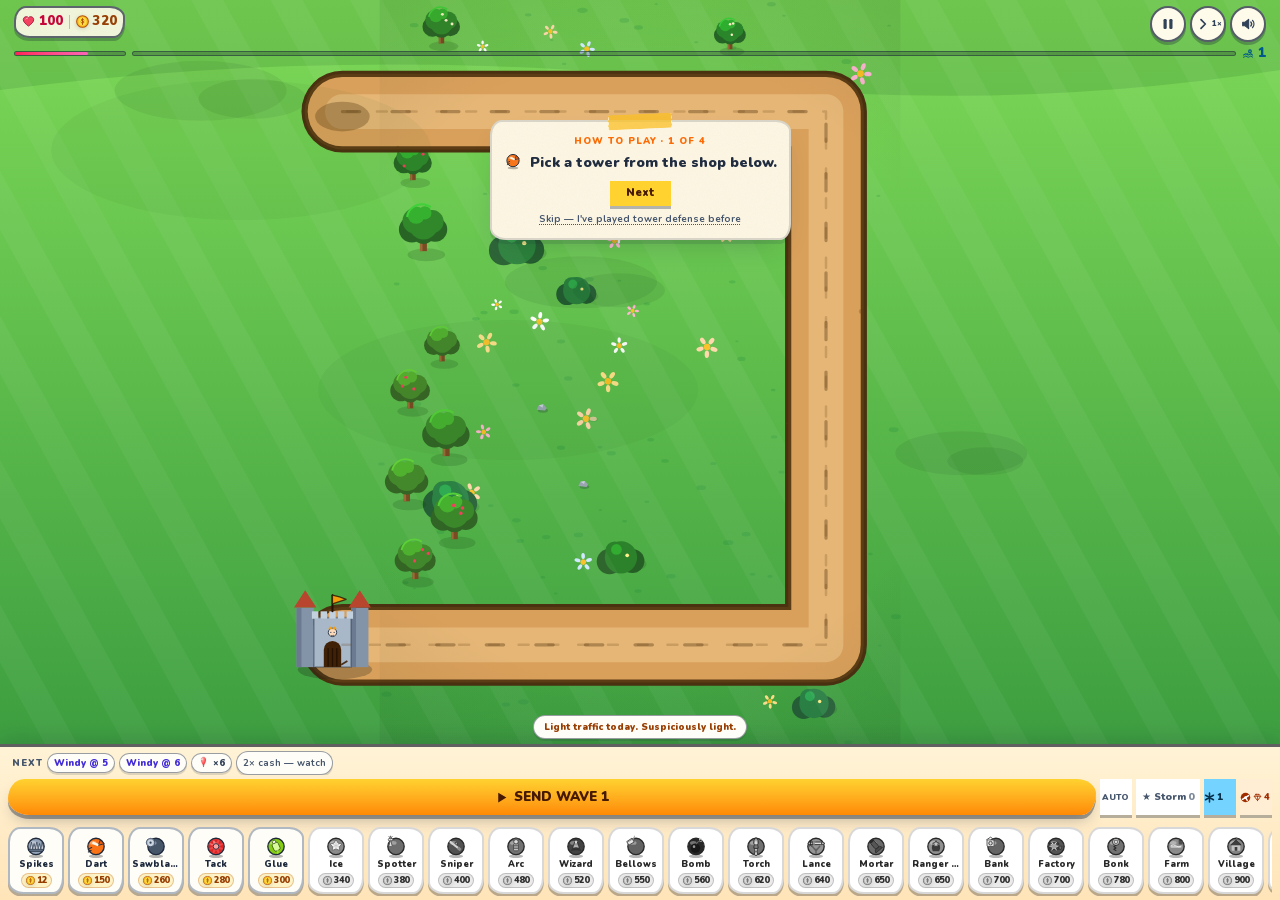
<file: index.html>
<!doctype html>
<html lang="en">
  <head>
    <meta charset="UTF-8" />
    <meta name="viewport" content="width=device-width, initial-scale=1, viewport-fit=cover" />
    <meta name="theme-color" content="#57c9f5" />
    <meta name="apple-mobile-web-app-capable" content="yes" />
    <meta name="apple-mobile-web-app-status-bar-style" content="black-translucent" />
    <meta name="mobile-web-app-capable" content="yes" />
    <title>Balloon Burst: Tower Defense</title>
    <meta http-equiv="Content-Security-Policy" content="default-src 'self'; script-src 'self' 'sha256-spXCdUlXPp/9Qru5QuK7AdEMjbovnQ4/LPw3PvFLKKo='; style-src 'self' 'unsafe-inline'; img-src 'self' data:; font-src 'self'; connect-src 'self' data: blob:; media-src 'none'; object-src 'none'; base-uri 'self'; form-action 'none'; manifest-src 'self'" />
    <meta name="description" content="Pop them all before they reach the castle! A cheerful balloon-popping tower defense game." />
    <link rel="canonical" href="https://nickaisbitt.github.io/balloonburst-game/" />
    <script type="application/ld+json">
      {
        "@context": "https://schema.org",
        "@type": "VideoGame",
        "name": "Balloon Burst — Tower Defense",
        "url": "https://nickaisbitt.github.io/balloonburst-game/",
        "image": "https://nickaisbitt.github.io/balloonburst-game/og-image.png",
        "description": "A cheerful balloon-popping tower defense game across 123 handmade maps. Plays instantly in the browser, progress stays on your device.",
        "genre": ["Tower Defense", "Casual"],
        "gamePlatform": ["Web Browser"],
        "applicationCategory": "Game",
        "operatingSystem": "Any",
        "playMode": "SinglePlayer",
        "inLanguage": ["en", "es", "fr", "de"],
        "offers": { "@type": "Offer", "price": "0", "priceCurrency": "USD" },
        "author": { "@type": "Person", "name": "nickaisbitt" }
      }
    </script>
    <link rel="icon" type="image/svg+xml" href="data:image/svg+xml,%3Csvg xmlns='http://www.w3.org/2000/svg' viewBox='0 0 24 30'%3E%3Cpath d='M12 2 C19 2.4 20 12 12 22 C4 12 5 2.4 12 2 Z' fill='%23f43f5e'/%3E%3Cpath d='M10 21.4 L14 21.4 L12 25.6 Z' fill='%23c92b2b'/%3E%3Cellipse cx='8.6' cy='7.4' rx='2.4' ry='1.2' fill='rgba(255,255,255,0.75)' transform='rotate(-35 8.6 7.4)'/%3E%3C/svg%3E" />
    <link rel="apple-touch-icon" href="./icon-180.png" />
    <link rel="manifest" href="./manifest.webmanifest" />
    <!-- iOS standalone launch images (generated by scripts/make_startup_images.py
         from scripts/startup-card.html — re-run + re-paste this block when the
         boot paint visual changes). Missing matches fall back to a white flash,
         so the set covers the current-selling iOS lineup + recent iPhones +
         common iPads, portrait only. -->
    <link rel="apple-touch-startup-image" media="(device-width: 440px) and (device-height: 956px) and (-webkit-device-pixel-ratio: 3)" href="./startup/startup-1320x2868.png" />
    <link rel="apple-touch-startup-image" media="(device-width: 430px) and (device-height: 932px) and (-webkit-device-pixel-ratio: 3)" href="./startup/startup-1290x2796.png" />
    <link rel="apple-touch-startup-image" media="(device-width: 428px) and (device-height: 926px) and (-webkit-device-pixel-ratio: 3)" href="./startup/startup-1284x2778.png" />
    <link rel="apple-touch-startup-image" media="(device-width: 402px) and (device-height: 874px) and (-webkit-device-pixel-ratio: 3)" href="./startup/startup-1206x2622.png" />
    <link rel="apple-touch-startup-image" media="(device-width: 393px) and (device-height: 852px) and (-webkit-device-pixel-ratio: 3)" href="./startup/startup-1179x2556.png" />
    <link rel="apple-touch-startup-image" media="(device-width: 390px) and (device-height: 844px) and (-webkit-device-pixel-ratio: 3)" href="./startup/startup-1170x2532.png" />
    <link rel="apple-touch-startup-image" media="(device-width: 375px) and (device-height: 812px) and (-webkit-device-pixel-ratio: 3)" href="./startup/startup-1125x2436.png" />
    <link rel="apple-touch-startup-image" media="(device-width: 375px) and (device-height: 812px) and (-webkit-device-pixel-ratio: 2)" href="./startup/startup-750x1624.png" />
    <link rel="apple-touch-startup-image" media="(device-width: 414px) and (device-height: 896px) and (-webkit-device-pixel-ratio: 3)" href="./startup/startup-1242x2688.png" />
    <link rel="apple-touch-startup-image" media="(device-width: 414px) and (device-height: 896px) and (-webkit-device-pixel-ratio: 2)" href="./startup/startup-828x1792.png" />
    <link rel="apple-touch-startup-image" media="(device-width: 375px) and (device-height: 667px) and (-webkit-device-pixel-ratio: 2)" href="./startup/startup-750x1334.png" />
    <link rel="apple-touch-startup-image" media="(device-width: 744px) and (device-height: 1133px) and (-webkit-device-pixel-ratio: 2)" href="./startup/startup-1488x2266.png" />
    <link rel="apple-touch-startup-image" media="(device-width: 820px) and (device-height: 1180px) and (-webkit-device-pixel-ratio: 2)" href="./startup/startup-1640x2360.png" />
    <link rel="apple-touch-startup-image" media="(device-width: 834px) and (device-height: 1194px) and (-webkit-device-pixel-ratio: 2)" href="./startup/startup-1668x2388.png" />
    <link rel="apple-touch-startup-image" media="(device-width: 834px) and (device-height: 1210px) and (-webkit-device-pixel-ratio: 2)" href="./startup/startup-1668x2420.png" />
    <link rel="apple-touch-startup-image" media="(device-width: 1024px) and (device-height: 1366px) and (-webkit-device-pixel-ratio: 2)" href="./startup/startup-2048x2732.png" />
    <link rel="apple-touch-startup-image" media="(device-width: 1032px) and (device-height: 1376px) and (-webkit-device-pixel-ratio: 2)" href="./startup/startup-2064x2752.png" />
    <meta property="og:title" content="Balloon Burst" />
    <meta property="og:description" content="Cheerful balloon-popping tower defense. Pop them all before they reach the castle!" />
    <meta property="og:type" content="website" />
    <!-- og-image.png is regenerated by scripts/make_og_image.py (1200x630). -->
    <meta property="og:image" content="https://nickaisbitt.github.io/balloonburst-game/og-image.png" />
    <meta name="twitter:card" content="summary_large_image" />
    <meta name="twitter:title" content="Balloon Burst" />
    <meta name="twitter:description" content="Cheerful balloon-popping tower defense. Pop them all before they reach the castle!" />
    <meta name="twitter:image" content="https://nickaisbitt.github.io/balloonburst-game/og-image.png" />
    <style>
      /* First-paint chrome: match the sky (#57c9f5 = body sky in index.css)
         before React mounts. This rule must stay outside any cascade layer —
         index.css sets the same background in a "base" layer, and layered
         rules lose to unlayered ones regardless of sheet order. */
      html, body { margin: 0; background: #57c9f5; }
      #boot-logo {
        position: fixed; inset: 0; display: flex; flex-direction: column;
        align-items: center; justify-content: center; gap: 14px;
        font-family: system-ui, sans-serif; color: #fff;
        -webkit-user-select: none; user-select: none;
      }
      #boot-logo .b { animation: bootbob 1.1s ease-in-out infinite; }
      #boot-logo .b:nth-child(2) { animation-delay: 0.15s; }
      #boot-logo .b:nth-child(3) { animation-delay: 0.3s; }
      @keyframes bootbob { 0%,100% { transform: translateY(0); } 50% { transform: translateY(-8px); } }
      @media (prefers-reduced-motion: reduce) { #boot-logo .b { animation: none; } }
    </style>
    <script type="module" crossorigin src="./assets/index-WCWl6MRe.js"></script>
    <link rel="stylesheet" crossorigin href="./assets/index-DedmgFKP.css">
  </head>
  <body>
    <div id="root"></div>
    <!-- Crawlable + no-JS fallback (audit 49): the game is a full-screen
         canvas SPA, so this is the only static explanatory content. -->
    <noscript>
      <div style="max-width: 40rem; margin: 2rem auto; padding: 0 1.25rem; font-family: system-ui, sans-serif; color: #1e293b; line-height: 1.6;">
        <h1>Balloon Burst — Tower Defense</h1>
        <p>Balloon Burst is a free, cheerful balloon-popping tower defense game that plays right in your browser — no account, no download, nothing to install. JavaScript is required to play.</p>
        <h2>How to play</h2>
        <ul>
          <li>Balloons follow the path toward your castle. Tap a tower, then tap the map to place it — every balloon you pop earns cash.</li>
          <li>Spend cash on more towers or upgrades. 20 towers, from simple darts to spike factories, wizards and heroes.</li>
          <li>Survive every wave to win the map. 123 handmade maps across 10 worlds, three difficulties, daily challenges, weekly cups and weekend tournaments.</li>
        </ul>
        <h2>Features</h2>
        <ul>
          <li>Plays instantly, even on older phones — one small file, no loading screens.</li>
          <li>Your progress stays on your device. No account, no sign-up, no tracking on the web version.</li>
          <li>Offline-friendly: install it as an app and it runs without a network.</li>
          <li>Available in English, Español, Français and Deutsch.</li>
        </ul>
      </div>
    </noscript>
    <div id="boot-logo" aria-hidden="true">
      <svg width="88" height="106" viewBox="0 0 88 106">
        <g class="b"><path d="M16 4 C30 5 31 20 16 36 C1 20 2 5 16 4 Z" fill="#f43f5e"/><path d="M13 33 L19 33 L16 41 Z" fill="#c92b2b"/><ellipse cx="10.5" cy="11.5" rx="4.4" ry="2.2" fill="rgba(255,255,255,0.75)" transform="rotate(-35 10.5 11.5)"/></g>
        <g class="b"><path d="M44 4 C58 5 59 20 44 36 C29 20 30 5 44 4 Z" fill="#fbbf24"/><path d="M41 33 L47 33 L44 41 Z" fill="#d97706"/><ellipse cx="38.5" cy="11.5" rx="4.4" ry="2.2" fill="rgba(255,255,255,0.75)" transform="rotate(-35 38.5 11.5)"/></g>
        <g class="b"><path d="M72 4 C86 5 87 20 72 36 C57 20 58 5 72 4 Z" fill="#38bdf8"/><path d="M69 33 L75 33 L72 41 Z" fill="#0284c7"/><ellipse cx="66.5" cy="11.5" rx="4.4" ry="2.2" fill="rgba(255,255,255,0.75)" transform="rotate(-35 66.5 11.5)"/></g>
      </svg>
      <div style="font-weight:900; font-size:15px; letter-spacing:0.14em;">BALLOON BURST</div>
    </div>
    <script>
      // Remove the boot paint the moment React takes over.
      window.addEventListener("DOMContentLoaded", function () {
        requestAnimationFrame(function () {
          requestAnimationFrame(function () {
            var b = document.getElementById("boot-logo");
            if (b) b.remove();
          });
        });
      });
    </script>
  </body>
</html>
</file>
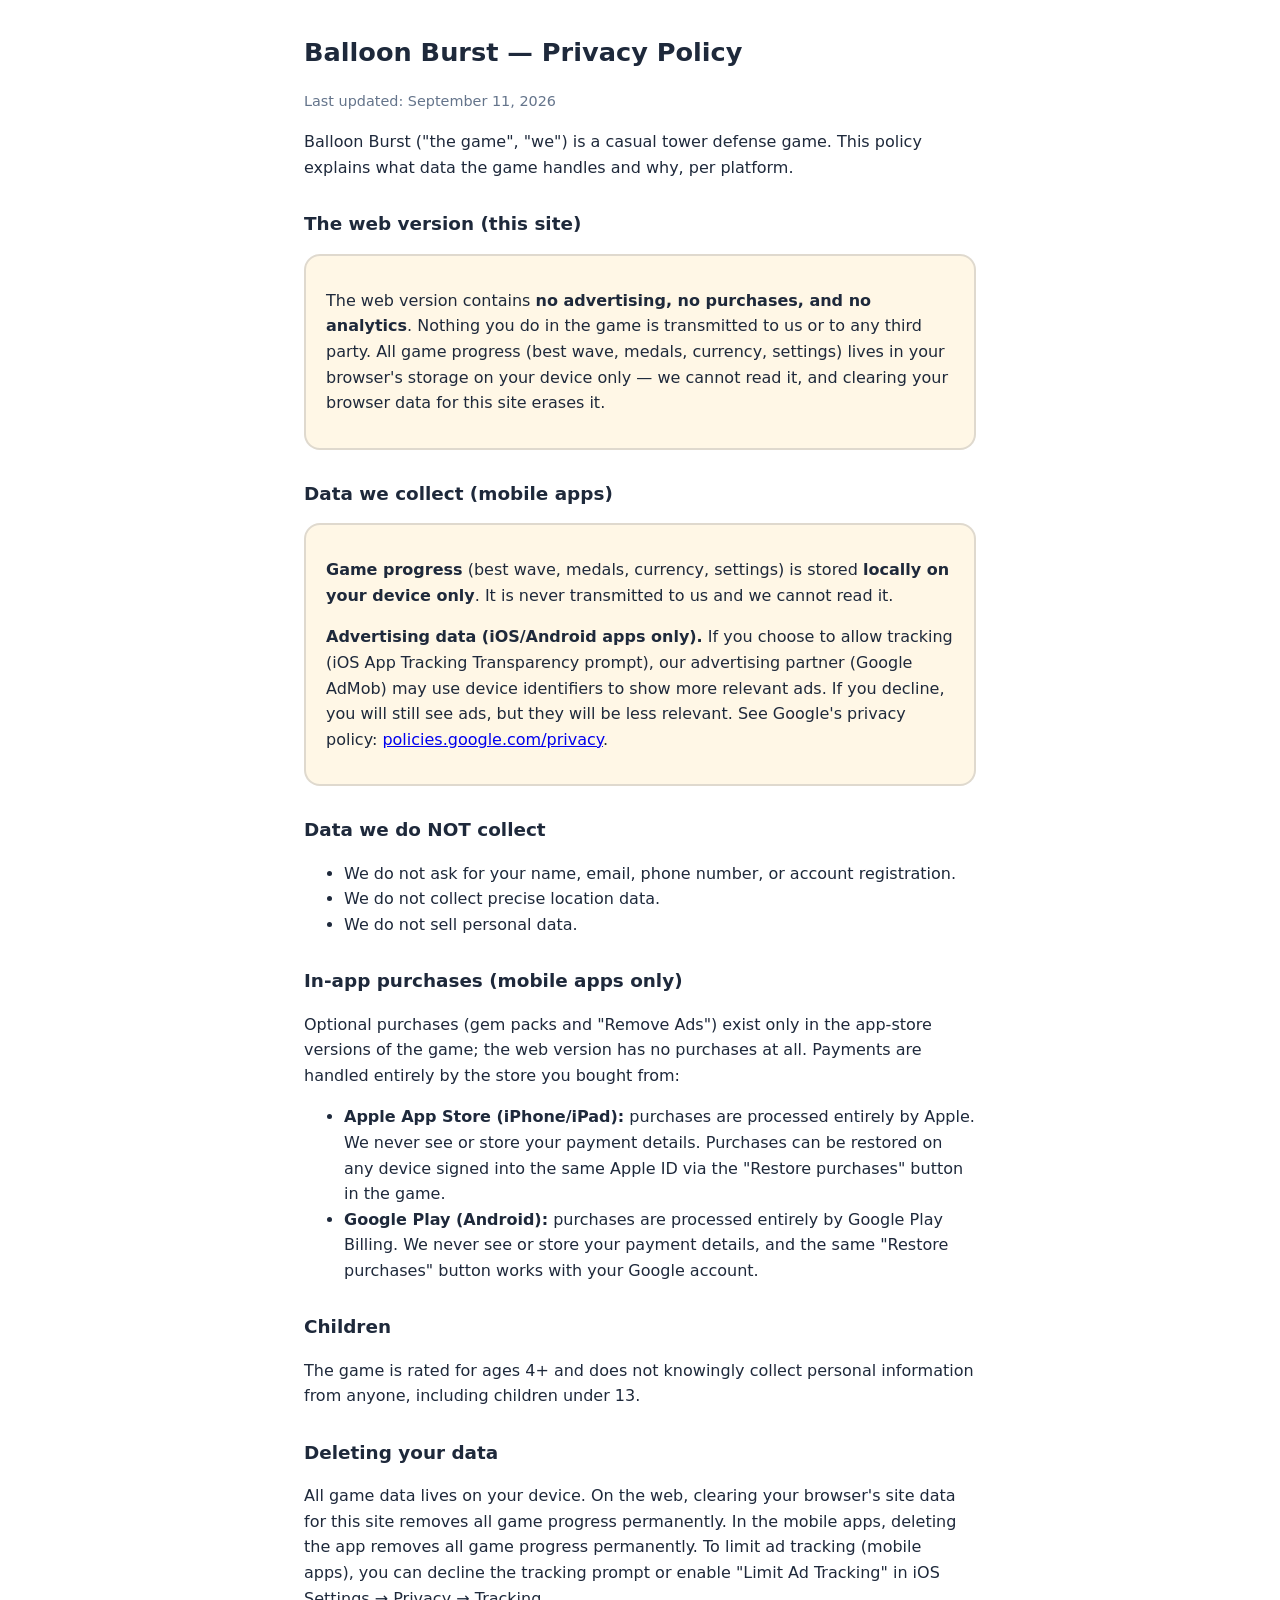
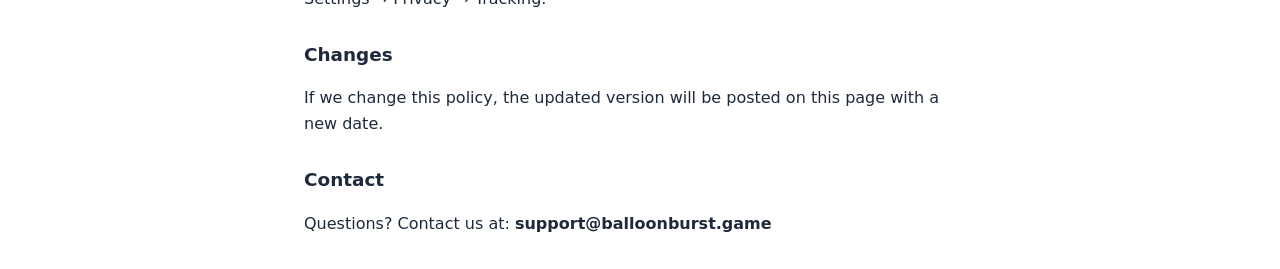
<file: privacy.html>
<!doctype html>
<html lang="en">
<head>
  <meta charset="UTF-8" />
  <meta name="viewport" content="width=device-width, initial-scale=1.0" />
  <title>Balloon Burst — Privacy Policy</title>
  <style>
    body { font-family: -apple-system, system-ui, sans-serif; max-width: 42rem; margin: 2rem auto; padding: 0 1.25rem; color: #1e293b; line-height: 1.6; }
    h1 { font-size: 1.6rem; } h2 { font-size: 1.15rem; margin-top: 1.8rem; }
    .card { background: #fff7e6; border: 2px solid rgba(30,41,59,.14); border-radius: 1rem; padding: 1rem 1.25rem; }
    .updated { color: #64748b; font-size: .9rem; }
  </style>
</head>
<body>
  <h1>Balloon Burst — Privacy Policy</h1>
  <p class="updated">Last updated: September 11, 2026</p>

  <p>Balloon Burst ("the game", "we") is a casual tower defense game. This policy explains what data the game handles and why, per platform.</p>

  <h2>The web version (this site)</h2>
  <div class="card">
    <p>The web version contains <strong>no advertising, no purchases, and no analytics</strong>. Nothing you do in the game is transmitted to us or to any third party. All game progress (best wave, medals, currency, settings) lives in your browser's storage on your device only — we cannot read it, and clearing your browser data for this site erases it.</p>
  </div>

  <h2>Data we collect (mobile apps)</h2>
  <div class="card">
    <p><strong>Game progress</strong> (best wave, medals, currency, settings) is stored <strong>locally on your device only</strong>. It is never transmitted to us and we cannot read it.</p>
    <p><strong>Advertising data (iOS/Android apps only).</strong> If you choose to allow tracking (iOS App Tracking Transparency prompt), our advertising partner (Google AdMob) may use device identifiers to show more relevant ads. If you decline, you will still see ads, but they will be less relevant. See Google's privacy policy: <a href="https://policies.google.com/privacy">policies.google.com/privacy</a>.</p>
  </div>

  <h2>Data we do NOT collect</h2>
  <ul>
    <li>We do not ask for your name, email, phone number, or account registration.</li>
    <li>We do not collect precise location data.</li>
    <li>We do not sell personal data.</li>
  </ul>

  <h2>In-app purchases (mobile apps only)</h2>
  <p>Optional purchases (gem packs and "Remove Ads") exist only in the app-store versions of the game; the web version has no purchases at all. Payments are handled entirely by the store you bought from:</p>
  <ul>
    <li><strong>Apple App Store (iPhone/iPad):</strong> purchases are processed entirely by Apple. We never see or store your payment details. Purchases can be restored on any device signed into the same Apple ID via the "Restore purchases" button in the game.</li>
    <li><strong>Google Play (Android):</strong> purchases are processed entirely by Google Play Billing. We never see or store your payment details, and the same "Restore purchases" button works with your Google account.</li>
  </ul>

  <h2>Children</h2>
  <p>The game is rated for ages 4+ and does not knowingly collect personal information from anyone, including children under 13.</p>

  <h2>Deleting your data</h2>
  <p>All game data lives on your device. On the web, clearing your browser's site data for this site removes all game progress permanently. In the mobile apps, deleting the app removes all game progress permanently. To limit ad tracking (mobile apps), you can decline the tracking prompt or enable "Limit Ad Tracking" in iOS Settings → Privacy → Tracking.</p>

  <h2>Changes</h2>
  <p>If we change this policy, the updated version will be posted on this page with a new date.</p>

  <h2>Contact</h2>
  <p>Questions? Contact us at: <strong>support@balloonburst.game</strong></p>
</body>
</html>
</file>
<file: assets/index-DedmgFKP.css>
@layer properties{@supports (((-webkit-hyphens:none)) and (not (margin-trim:inline))) or ((-moz-orient:inline) and (not (color:rgb(from red r g b)))){*,:before,:after,::backdrop{--tw-translate-x:0;--tw-translate-y:0;--tw-translate-z:0;--tw-scale-x:1;--tw-scale-y:1;--tw-scale-z:1;--tw-rotate-x:initial;--tw-rotate-y:initial;--tw-rotate-z:initial;--tw-skew-x:initial;--tw-skew-y:initial;--tw-scroll-snap-strictness:proximity;--tw-space-y-reverse:0;--tw-border-style:solid;--tw-gradient-position:initial;--tw-gradient-from:#0000;--tw-gradient-via:#0000;--tw-gradient-to:#0000;--tw-gradient-stops:initial;--tw-gradient-via-stops:initial;--tw-gradient-from-position:0%;--tw-gradient-via-position:50%;--tw-gradient-to-position:100%;--tw-leading:initial;--tw-font-weight:initial;--tw-tracking:initial;--tw-ordinal:initial;--tw-slashed-zero:initial;--tw-numeric-figure:initial;--tw-numeric-spacing:initial;--tw-numeric-fraction:initial;--tw-shadow:0 0 #0000;--tw-shadow-color:initial;--tw-shadow-alpha:100%;--tw-inset-shadow:0 0 #0000;--tw-inset-shadow-color:initial;--tw-inset-shadow-alpha:100%;--tw-ring-color:initial;--tw-ring-shadow:0 0 #0000;--tw-inset-ring-color:initial;--tw-inset-ring-shadow:0 0 #0000;--tw-ring-inset:initial;--tw-ring-offset-width:0px;--tw-ring-offset-color:#fff;--tw-ring-offset-shadow:0 0 #0000;--tw-outline-style:solid;--tw-blur:initial;--tw-brightness:initial;--tw-contrast:initial;--tw-grayscale:initial;--tw-hue-rotate:initial;--tw-invert:initial;--tw-opacity:initial;--tw-saturate:initial;--tw-sepia:initial;--tw-drop-shadow:initial;--tw-drop-shadow-color:initial;--tw-drop-shadow-alpha:100%;--tw-drop-shadow-size:initial;--tw-backdrop-blur:initial;--tw-backdrop-brightness:initial;--tw-backdrop-contrast:initial;--tw-backdrop-grayscale:initial;--tw-backdrop-hue-rotate:initial;--tw-backdrop-invert:initial;--tw-backdrop-opacity:initial;--tw-backdrop-saturate:initial;--tw-backdrop-sepia:initial;--tw-duration:initial;--tw-ease:initial}}}@layer theme{:root,:host{--font-sans:"Nunito",ui-sans-serif,system-ui,-apple-system,sans-serif;--font-mono:ui-monospace,SFMono-Regular,Menlo,Monaco,Consolas,"Liberation Mono","Courier New",monospace;--color-red-600:oklch(57.7% .245 27.325);--color-orange-100:oklch(95.4% .038 75.164);--color-orange-300:oklch(83.7% .128 66.29);--color-orange-400:oklch(75% .183 55.934);--color-orange-500:oklch(70.5% .213 47.604);--color-orange-600:oklch(64.6% .222 41.116);--color-orange-700:oklch(55.3% .195 38.402);--color-orange-800:oklch(47% .157 37.304);--color-orange-900:oklch(40.8% .123 38.172);--color-orange-950:oklch(26.6% .079 36.259);--color-amber-50:oklch(98.7% .022 95.277);--color-amber-100:oklch(96.2% .059 95.617);--color-amber-200:oklch(92.4% .12 95.746);--color-amber-300:oklch(87.9% .169 91.605);--color-amber-400:oklch(82.8% .189 84.429);--color-amber-600:oklch(66.6% .179 58.318);--color-amber-700:oklch(55.5% .163 48.998);--color-amber-800:oklch(47.3% .137 46.201);--color-amber-900:oklch(41.4% .112 45.904);--color-amber-950:oklch(27.9% .077 45.635);--color-emerald-50:oklch(97.9% .021 166.113);--color-emerald-100:oklch(95% .052 163.051);--color-emerald-200:oklch(90.5% .093 164.15);--color-emerald-300:oklch(84.5% .143 164.978);--color-emerald-400:oklch(76.5% .177 163.223);--color-emerald-500:oklch(69.6% .17 162.48);--color-emerald-600:oklch(59.6% .145 163.225);--color-emerald-700:oklch(50.8% .118 165.612);--color-emerald-800:oklch(43.2% .095 166.913);--color-emerald-900:oklch(37.8% .077 168.94);--color-emerald-950:oklch(26.2% .051 172.552);--color-teal-100:oklch(95.3% .051 180.801);--color-teal-200:oklch(91% .096 180.426);--color-teal-700:oklch(51.1% .096 186.391);--color-teal-800:oklch(43.7% .078 188.216);--color-teal-900:oklch(38.6% .063 188.416);--color-cyan-700:oklch(52% .105 223.128);--color-sky-50:oklch(97.7% .013 236.62);--color-sky-100:oklch(95.1% .026 236.824);--color-sky-200:oklch(90.1% .058 230.902);--color-sky-300:oklch(82.8% .111 230.318);--color-sky-400:oklch(74.6% .16 232.661);--color-sky-500:oklch(68.5% .169 237.323);--color-sky-600:oklch(58.8% .158 241.966);--color-sky-700:oklch(50% .134 242.749);--color-sky-800:oklch(44.3% .11 240.79);--color-sky-900:oklch(39.1% .09 240.876);--color-sky-950:oklch(29.3% .066 243.157);--color-indigo-50:oklch(96.2% .018 272.314);--color-indigo-100:oklch(93% .034 272.788);--color-indigo-200:oklch(87% .065 274.039);--color-indigo-400:oklch(67.3% .182 276.935);--color-indigo-500:oklch(58.5% .233 277.117);--color-indigo-600:oklch(51.1% .262 276.966);--color-indigo-700:oklch(45.7% .24 277.023);--color-indigo-800:oklch(39.8% .195 277.366);--color-indigo-900:oklch(35.9% .144 278.697);--color-indigo-950:oklch(25.7% .09 281.288);--color-violet-500:oklch(60.6% .25 292.717);--color-purple-100:oklch(94.6% .033 307.174);--color-purple-300:oklch(82.7% .119 306.383);--color-purple-700:oklch(49.6% .265 301.924);--color-purple-800:oklch(43.8% .218 303.724);--color-purple-900:oklch(38.1% .176 304.987);--color-purple-950:oklch(29.1% .149 302.717);--color-pink-400:oklch(71.8% .202 349.761);--color-rose-50:oklch(96.9% .015 12.422);--color-rose-100:oklch(94.1% .03 12.58);--color-rose-200:oklch(89.2% .058 10.001);--color-rose-300:oklch(81% .117 11.638);--color-rose-400:oklch(71.2% .194 13.428);--color-rose-500:oklch(64.5% .246 16.439);--color-rose-600:oklch(58.6% .253 17.585);--color-rose-700:oklch(51.4% .222 16.935);--color-rose-800:oklch(45.5% .188 13.697);--color-rose-900:oklch(41% .159 10.272);--color-rose-950:oklch(27.1% .105 12.094);--color-slate-50:oklch(98.4% .003 247.858);--color-slate-100:oklch(96.8% .007 247.896);--color-slate-200:oklch(92.9% .013 255.508);--color-slate-300:oklch(86.9% .022 252.894);--color-slate-400:oklch(70.4% .04 256.788);--color-slate-500:oklch(55.4% .046 257.417);--color-slate-600:oklch(44.6% .043 257.281);--color-slate-700:oklch(37.2% .044 257.287);--color-slate-800:oklch(27.9% .041 260.031);--color-slate-900:oklch(20.8% .042 265.755);--color-black:#000;--color-white:#fff;--spacing:.25rem;--container-sm:24rem;--text-xs:.75rem;--text-xs--line-height:calc(1/.75);--text-sm:.875rem;--text-sm--line-height:calc(1.25/.875);--text-base:1rem;--text-base--line-height: 1.5 ;--text-lg:1.125rem;--text-lg--line-height:calc(1.75/1.125);--text-xl:1.25rem;--text-xl--line-height:calc(1.75/1.25);--text-2xl:1.5rem;--text-2xl--line-height:calc(2/1.5);--text-3xl:1.875rem;--text-3xl--line-height: 1.2 ;--font-weight-bold:700;--font-weight-black:900;--tracking-wide:.025em;--tracking-wider:.05em;--tracking-widest:.1em;--leading-tight:1.25;--leading-snug:1.375;--radius-sm:.25rem;--radius-md:.375rem;--radius-lg:.5rem;--radius-xl:.75rem;--radius-2xl:1rem;--radius-3xl:1.5rem;--drop-shadow-sm:0 1px 2px #00000026;--drop-shadow-lg:0 4px 4px #00000026;--ease-in:cubic-bezier(.4,0,1,1);--ease-out:cubic-bezier(0,0,.2,1);--ease-in-out:cubic-bezier(.4,0,.2,1);--animate-ping:ping 1s cubic-bezier(0,0,.2,1)infinite;--animate-pulse:pulse 2s cubic-bezier(.4,0,.6,1)infinite;--default-transition-duration:.15s;--default-transition-timing-function:cubic-bezier(.4,0,.2,1);--default-font-family:var(--font-sans);--default-mono-font-family:var(--font-mono);--font-display:"Fredoka","Nunito",ui-sans-serif,system-ui,sans-serif;--animate-float:float 6s ease-in-out infinite;--animate-float-slow:float 9s ease-in-out infinite;--animate-pop:pop .35s cubic-bezier(.34,1.56,.64,1);--animate-rise:rise .5s cubic-bezier(.22,1,.36,1);--animate-drift:drift 26s linear infinite alternate;--animate-drift-slow:drift 38s linear infinite alternate;--animate-wag:wag 1.6s ease-in-out infinite;--animate-menufloat:menufloat 11s ease-in-out infinite;--animate-skybob:skybob 5.5s ease-in-out infinite;--animate-skybob-slow:skybob 8s ease-in-out infinite}}@layer base{*,:after,:before,::backdrop{box-sizing:border-box;border:0 solid;margin:0;padding:0}::file-selector-button{box-sizing:border-box;border:0 solid;margin:0;padding:0}html,:host{-webkit-text-size-adjust:100%;tab-size:4;line-height:1.5;font-family:var(--default-font-family,ui-sans-serif,system-ui,sans-serif,"Apple Color Emoji","Segoe UI Emoji","Segoe UI Symbol","Noto Color Emoji");font-feature-settings:var(--default-font-feature-settings,normal);font-variation-settings:var(--default-font-variation-settings,normal);-webkit-tap-highlight-color:transparent}hr{height:0;color:inherit;border-top-width:1px}abbr:where([title]){-webkit-text-decoration:underline dotted;text-decoration:underline dotted}h1,h2,h3,h4,h5,h6{font-size:inherit;font-weight:inherit}a{color:inherit;-webkit-text-decoration:inherit;text-decoration:inherit}b,strong{font-weight:bolder}code,kbd,samp,pre{font-family:var(--default-mono-font-family,ui-monospace,SFMono-Regular,Menlo,Monaco,Consolas,"Liberation Mono","Courier New",monospace);font-feature-settings:var(--default-mono-font-feature-settings,normal);font-variation-settings:var(--default-mono-font-variation-settings,normal);font-size:1em}small{font-size:80%}sub,sup{vertical-align:baseline;font-size:75%;line-height:0;position:relative}sub{bottom:-.25em}sup{top:-.5em}table{text-indent:0;border-color:inherit;border-collapse:collapse}:-moz-focusring{outline:auto}progress{vertical-align:baseline}summary{display:list-item}ol,ul,menu{list-style:none}img,svg,video,canvas,audio,iframe,embed,object{vertical-align:middle;display:block}img,video{max-width:100%;height:auto}button,input,select,optgroup,textarea{font:inherit;font-feature-settings:inherit;font-variation-settings:inherit;letter-spacing:inherit;color:inherit;opacity:1;background-color:#0000;border-radius:0}::file-selector-button{font:inherit;font-feature-settings:inherit;font-variation-settings:inherit;letter-spacing:inherit;color:inherit;opacity:1;background-color:#0000;border-radius:0}:where(select:is([multiple],[size])) optgroup{font-weight:bolder}:where(select:is([multiple],[size])) optgroup option{padding-inline-start:20px}::file-selector-button{margin-inline-end:4px}::placeholder{opacity:1}@supports (not ((-webkit-appearance:-apple-pay-button))) or (contain-intrinsic-size:1px){::placeholder{color:currentColor}@supports (color:color-mix(in lab,red,red)){::placeholder{color:color-mix(in oklab,currentcolor 50%,transparent)}}}textarea{resize:vertical}::-webkit-search-decoration{-webkit-appearance:none}::-webkit-date-and-time-value{min-height:1lh;text-align:inherit}::-webkit-datetime-edit{display:inline-flex}::-webkit-datetime-edit-fields-wrapper{padding:0}::-webkit-datetime-edit{padding-block:0}::-webkit-datetime-edit-year-field{padding-block:0}::-webkit-datetime-edit-month-field{padding-block:0}::-webkit-datetime-edit-day-field{padding-block:0}::-webkit-datetime-edit-hour-field{padding-block:0}::-webkit-datetime-edit-minute-field{padding-block:0}::-webkit-datetime-edit-second-field{padding-block:0}::-webkit-datetime-edit-millisecond-field{padding-block:0}::-webkit-datetime-edit-meridiem-field{padding-block:0}::-webkit-calendar-picker-indicator{line-height:1}:-moz-ui-invalid{box-shadow:none}button,input:where([type=button],[type=reset],[type=submit]){appearance:button}::file-selector-button{appearance:button}::-webkit-inner-spin-button{height:auto}::-webkit-outer-spin-button{height:auto}[hidden]:where(:not([hidden=until-found])){display:none!important}html,body,#root{height:100%}body{font-family:var(--font-sans);color:#fff;overscroll-behavior:none;-webkit-font-smoothing:antialiased;text-rendering:optimizeLegibility;background-color:#57c9f5;margin:0}*{-webkit-tap-highlight-color:transparent}}@layer components;@layer utilities{.pointer-events-auto{pointer-events:auto}.pointer-events-none{pointer-events:none}.collapse{visibility:collapse}.invisible{visibility:hidden}.invisible\!{visibility:hidden!important}.visible{visibility:visible}.sr-only{clip-path:inset(50%);white-space:nowrap;border-width:0;width:1px;height:1px;margin:-1px;padding:0;position:absolute;overflow:hidden}.absolute{position:absolute}.fixed{position:fixed}.relative{position:relative}.static{position:static}.sticky{position:sticky}.inset-0{inset:calc(var(--spacing)*0)}.inset-x-0{inset-inline:calc(var(--spacing)*0)}.inset-x-1\.5{inset-inline:calc(var(--spacing)*1.5)}.-top-1{top:calc(var(--spacing)*-1)}.-top-1\.5{top:calc(var(--spacing)*-1.5)}.-top-2{top:calc(var(--spacing)*-2)}.-top-3\.5{top:calc(var(--spacing)*-3.5)}.-top-4{top:calc(var(--spacing)*-4)}.-top-8{top:calc(var(--spacing)*-8)}.-top-\[7px\]{top:-7px}.top-0{top:calc(var(--spacing)*0)}.top-0\.5{top:calc(var(--spacing)*.5)}.top-1{top:calc(var(--spacing)*1)}.top-1\.5{top:calc(var(--spacing)*1.5)}.top-1\/2{top:50%}.top-3{top:calc(var(--spacing)*3)}.top-5{top:calc(var(--spacing)*5)}.top-10{top:calc(var(--spacing)*10)}.top-\[5\%\]{top:5%}.top-\[6px\]{top:6px}.top-\[14px\]{top:14px}.top-\[16\%\]{top:16%}.top-\[16px\]{top:16px}.top-\[24px\]{top:24px}.top-\[38px\]{top:38px}.top-full{top:100%}.-right-1{right:calc(var(--spacing)*-1)}.-right-1\.5{right:calc(var(--spacing)*-1.5)}.right-0{right:calc(var(--spacing)*0)}.right-0\.5{right:calc(var(--spacing)*.5)}.right-1{right:calc(var(--spacing)*1)}.right-1\.5{right:calc(var(--spacing)*1.5)}.right-2{right:calc(var(--spacing)*2)}.right-3{right:calc(var(--spacing)*3)}.right-\[-10\%\]{right:-10%}.right-\[-30px\]{right:-30px}.right-\[1px\]{right:1px}.right-\[13px\]{right:13px}.right-\[16px\]{right:16px}.right-\[48px\]{right:48px}.-bottom-16{bottom:calc(var(--spacing)*-16)}.-bottom-24{bottom:calc(var(--spacing)*-24)}.bottom-0{bottom:calc(var(--spacing)*0)}.bottom-2{bottom:calc(var(--spacing)*2)}.bottom-\[2px\]{bottom:2px}.left-0{left:calc(var(--spacing)*0)}.left-1\/2{left:50%}.left-2{left:calc(var(--spacing)*2)}.left-3{left:calc(var(--spacing)*3)}.left-\[2px\]{left:2px}.left-\[6px\]{left:6px}.left-\[17px\]{left:17px}.z-10{z-index:10}.z-20{z-index:20}.z-30{z-index:30}.z-40{z-index:40}.z-50{z-index:50}.z-\[5\]{z-index:5}.z-\[60\]{z-index:60}.z-\[65\]{z-index:65}.z-\[70\]{z-index:70}.order-first{order:-9999}.container{width:100%}@media(min-width:40rem){.container{max-width:40rem}}@media(min-width:48rem){.container{max-width:48rem}}@media(min-width:64rem){.container{max-width:64rem}}@media(min-width:80rem){.container{max-width:80rem}}@media(min-width:96rem){.container{max-width:96rem}}.m-auto{margin:auto}.mx-1{margin-inline:calc(var(--spacing)*1)}.mx-auto{margin-inline:auto}.-mt-11{margin-top:calc(var(--spacing)*-11)}.-mt-12{margin-top:calc(var(--spacing)*-12)}.mt-0\.5{margin-top:calc(var(--spacing)*.5)}.mt-1{margin-top:calc(var(--spacing)*1)}.mt-1\.5{margin-top:calc(var(--spacing)*1.5)}.mt-2{margin-top:calc(var(--spacing)*2)}.mt-2\.5{margin-top:calc(var(--spacing)*2.5)}.mt-3{margin-top:calc(var(--spacing)*3)}.mt-3\.5{margin-top:calc(var(--spacing)*3.5)}.mt-4{margin-top:calc(var(--spacing)*4)}.mt-5{margin-top:calc(var(--spacing)*5)}.mr-1{margin-right:calc(var(--spacing)*1)}.mr-1\.5{margin-right:calc(var(--spacing)*1.5)}.-mb-1{margin-bottom:calc(var(--spacing)*-1)}.mb-0\.5{margin-bottom:calc(var(--spacing)*.5)}.mb-1{margin-bottom:calc(var(--spacing)*1)}.mb-1\.5{margin-bottom:calc(var(--spacing)*1.5)}.mb-2{margin-bottom:calc(var(--spacing)*2)}.mb-2\.5{margin-bottom:calc(var(--spacing)*2.5)}.mb-3{margin-bottom:calc(var(--spacing)*3)}.mb-5{margin-bottom:calc(var(--spacing)*5)}.ml-0\.5{margin-left:calc(var(--spacing)*.5)}.ml-1{margin-left:calc(var(--spacing)*1)}.ml-1\.5{margin-left:calc(var(--spacing)*1.5)}.ml-auto{margin-left:auto}.line-clamp-2{-webkit-line-clamp:2;-webkit-box-orient:vertical;display:-webkit-box;overflow:hidden}.block{display:block}.contents{display:contents}.flex{display:flex}.grid{display:grid}.hidden{display:none}.inline{display:inline}.inline-block{display:inline-block}.inline-flex{display:inline-flex}.table{display:table}.h-1\.5{height:calc(var(--spacing)*1.5)}.h-2{height:calc(var(--spacing)*2)}.h-3{height:calc(var(--spacing)*3)}.h-3\.5{height:calc(var(--spacing)*3.5)}.h-4\.5{height:calc(var(--spacing)*4.5)}.h-5{height:calc(var(--spacing)*5)}.h-6{height:calc(var(--spacing)*6)}.h-7{height:calc(var(--spacing)*7)}.h-8{height:calc(var(--spacing)*8)}.h-9{height:calc(var(--spacing)*9)}.h-11{height:calc(var(--spacing)*11)}.h-12{height:calc(var(--spacing)*12)}.h-16{height:calc(var(--spacing)*16)}.h-36{height:calc(var(--spacing)*36)}.h-40{height:calc(var(--spacing)*40)}.h-\[5px\]{height:5px}.h-\[7px\]{height:7px}.h-\[14px\]{height:14px}.h-\[24px\]{height:24px}.h-\[46px\]{height:46px}.h-\[56px\]{height:56px}.h-\[64px\]{height:64px}.h-\[100dvh\]{height:100dvh}.h-\[300px\]{height:300px}.h-auto{height:auto}.h-full{height:100%}.max-h-full{max-height:100%}.min-h-0{min-height:calc(var(--spacing)*0)}.min-h-\[20px\]{min-height:20px}.min-h-\[32px\]{min-height:32px}.min-h-\[64px\]{min-height:64px}.min-h-\[124px\]{min-height:124px}.min-h-screen{min-height:100vh}.w-1{width:calc(var(--spacing)*1)}.w-1\.5{width:calc(var(--spacing)*1.5)}.w-2{width:calc(var(--spacing)*2)}.w-3{width:calc(var(--spacing)*3)}.w-3\.5{width:calc(var(--spacing)*3.5)}.w-4{width:calc(var(--spacing)*4)}.w-5{width:calc(var(--spacing)*5)}.w-6{width:calc(var(--spacing)*6)}.w-7{width:calc(var(--spacing)*7)}.w-8{width:calc(var(--spacing)*8)}.w-9{width:calc(var(--spacing)*9)}.w-10{width:calc(var(--spacing)*10)}.w-11{width:calc(var(--spacing)*11)}.w-12{width:calc(var(--spacing)*12)}.w-14{width:calc(var(--spacing)*14)}.w-28{width:calc(var(--spacing)*28)}.w-\[5px\]{width:5px}.w-\[56px\]{width:56px}.w-\[86px\]{width:86px}.w-\[90\%\]{width:90%}.w-\[130\%\]{width:130%}.w-\[142px\]{width:142px}.w-\[150px\]{width:150px}.w-fit{width:fit-content}.w-full{width:100%}.w-px{width:1px}.max-w-\[92vw\]{max-width:92vw}.max-w-\[220px\]{max-width:220px}.max-w-\[300px\]{max-width:300px}.max-w-\[310px\]{max-width:310px}.max-w-\[320px\]{max-width:320px}.max-w-\[340px\]{max-width:340px}.max-w-\[400px\]{max-width:400px}.max-w-full{max-width:100%}.max-w-sm{max-width:var(--container-sm)}.min-w-0{min-width:calc(var(--spacing)*0)}.min-w-\[52px\]{min-width:52px}.flex-1{flex:1}.flex-shrink,.shrink{flex-shrink:1}.shrink-0{flex-shrink:0}.grow{flex-grow:1}.origin-bottom{transform-origin:bottom}.-translate-x-1\/2{--tw-translate-x: -50% ;translate:var(--tw-translate-x)var(--tw-translate-y)}.-translate-x-\[2px\]{--tw-translate-x: -2px ;translate:var(--tw-translate-x)var(--tw-translate-y)}.-translate-x-full{--tw-translate-x:-100%;translate:var(--tw-translate-x)var(--tw-translate-y)}.-translate-y-0\.5{--tw-translate-y:calc(var(--spacing)*-.5);translate:var(--tw-translate-x)var(--tw-translate-y)}.-translate-y-1{--tw-translate-y:calc(var(--spacing)*-1);translate:var(--tw-translate-x)var(--tw-translate-y)}.scale-75{--tw-scale-x:75%;--tw-scale-y:75%;--tw-scale-z:75%;scale:var(--tw-scale-x)var(--tw-scale-y)}.scale-105{--tw-scale-x:105%;--tw-scale-y:105%;--tw-scale-z:105%;scale:var(--tw-scale-x)var(--tw-scale-y)}.scale-110{--tw-scale-x:110%;--tw-scale-y:110%;--tw-scale-z:110%;scale:var(--tw-scale-x)var(--tw-scale-y)}.scale-\[0\.98\]{scale:.98}.-rotate-1{rotate:-1deg}.-rotate-2{rotate:-2deg}.-rotate-3{rotate:-3deg}.-rotate-6{rotate:-6deg}.-rotate-\[0\.3deg\]{rotate:-.3deg}.-rotate-\[0\.4deg\]{rotate:-.4deg}.-rotate-\[0\.5deg\]{rotate:-.5deg}.-rotate-\[0\.6deg\]{rotate:-.6deg}.-rotate-\[2\.5deg\]{rotate:-2.5deg}.-rotate-\[8deg\]{rotate:-8deg}.rotate-\[0\.5deg\]{rotate:.5deg}.rotate-\[0\.7deg\]{rotate:.7deg}.rotate-\[2\.5deg\]{rotate:2.5deg}.rotate-\[3deg\]{rotate:3deg}.rotate-\[7deg\]{rotate:7deg}.transform{transform:var(--tw-rotate-x,)var(--tw-rotate-y,)var(--tw-rotate-z,)var(--tw-skew-x,)var(--tw-skew-y,)}.animate-drift{animation:var(--animate-drift)}.animate-drift-slow{animation:var(--animate-drift-slow)}.animate-float{animation:var(--animate-float)}.animate-float-slow{animation:var(--animate-float-slow)}.animate-menufloat{animation:var(--animate-menufloat)}.animate-ping{animation:var(--animate-ping)}.animate-pop{animation:var(--animate-pop)}.animate-pulse{animation:var(--animate-pulse)}.animate-rise{animation:var(--animate-rise)}.animate-skybob{animation:var(--animate-skybob)}.animate-skybob-slow{animation:var(--animate-skybob-slow)}.animate-wag{animation:var(--animate-wag)}.cursor-pointer{cursor:pointer}.touch-none{touch-action:none}.resize{resize:both}.resize-none{resize:none}.snap-x{scroll-snap-type:x var(--tw-scroll-snap-strictness)}.snap-center{scroll-snap-align:center}.list-disc{list-style-type:disc}.list-none{list-style-type:none}.grid-cols-2{grid-template-columns:repeat(2,minmax(0,1fr))}.grid-cols-3{grid-template-columns:repeat(3,minmax(0,1fr))}.grid-cols-4{grid-template-columns:repeat(4,minmax(0,1fr))}.grid-cols-7{grid-template-columns:repeat(7,minmax(0,1fr))}.grid-cols-\[repeat\(auto-fit\,minmax\(110px\,1fr\)\)\]{grid-template-columns:repeat(auto-fit,minmax(110px,1fr))}.flex-col{flex-direction:column}.flex-row-reverse{flex-direction:row-reverse}.flex-wrap{flex-wrap:wrap}.items-center{align-items:center}.items-end{align-items:flex-end}.items-start{align-items:flex-start}.items-stretch{align-items:stretch}.justify-between{justify-content:space-between}.justify-center{justify-content:center}.justify-end{justify-content:flex-end}.gap-0{gap:calc(var(--spacing)*0)}.gap-0\.5{gap:calc(var(--spacing)*.5)}.gap-1{gap:calc(var(--spacing)*1)}.gap-1\.5{gap:calc(var(--spacing)*1.5)}.gap-2{gap:calc(var(--spacing)*2)}.gap-2\.5{gap:calc(var(--spacing)*2.5)}.gap-3{gap:calc(var(--spacing)*3)}.gap-px{gap:1px}:where(.space-y-0\.5>:not(:last-child)){--tw-space-y-reverse:0;margin-block-start:calc(calc(var(--spacing)*.5)*var(--tw-space-y-reverse));margin-block-end:calc(calc(var(--spacing)*.5)*calc(1 - var(--tw-space-y-reverse)))}:where(.space-y-1>:not(:last-child)){--tw-space-y-reverse:0;margin-block-start:calc(calc(var(--spacing)*1)*var(--tw-space-y-reverse));margin-block-end:calc(calc(var(--spacing)*1)*calc(1 - var(--tw-space-y-reverse)))}:where(.space-y-1\.5>:not(:last-child)){--tw-space-y-reverse:0;margin-block-start:calc(calc(var(--spacing)*1.5)*var(--tw-space-y-reverse));margin-block-end:calc(calc(var(--spacing)*1.5)*calc(1 - var(--tw-space-y-reverse)))}.truncate{text-overflow:ellipsis;white-space:nowrap;overflow:hidden}.overflow-hidden{overflow:hidden}.overflow-x-auto{overflow-x:auto}.overflow-y-auto{overflow-y:auto}.overscroll-contain{overscroll-behavior:contain}.rounded{border-radius:.25rem}.rounded-2xl{border-radius:var(--radius-2xl)}.rounded-3xl{border-radius:var(--radius-3xl)}.rounded-\[1\.5px\]{border-radius:1.5px}.rounded-\[1px\]{border-radius:1px}.rounded-\[100\%\]{border-radius:100%}.rounded-full{border-radius:3.40282e38px}.rounded-lg{border-radius:var(--radius-lg)}.rounded-md{border-radius:var(--radius-md)}.rounded-sm{border-radius:var(--radius-sm)}.rounded-xl{border-radius:var(--radius-xl)}.rounded-t-\[26px\]{border-top-left-radius:26px;border-top-right-radius:26px}.border{border-style:var(--tw-border-style);border-width:1px}.border-2{border-style:var(--tw-border-style);border-width:2px}.border-4{border-style:var(--tw-border-style);border-width:4px}.border-\[1\.5px\]{border-style:var(--tw-border-style);border-width:1.5px}.border-\[2\.5px\]{border-style:var(--tw-border-style);border-width:2.5px}.border-\[3px\]{border-style:var(--tw-border-style);border-width:3px}.border-x-\[1\.5px\]{border-inline-style:var(--tw-border-style);border-inline-width:1.5px}.border-t-2{border-top-style:var(--tw-border-style);border-top-width:2px}.border-t-\[3px\]{border-top-style:var(--tw-border-style);border-top-width:3px}.border-b{border-bottom-style:var(--tw-border-style);border-bottom-width:1px}.border-b-2{border-bottom-style:var(--tw-border-style);border-bottom-width:2px}.border-dashed{--tw-border-style:dashed;border-style:dashed}.border-amber-400{border-color:var(--color-amber-400)}.border-amber-400\/60{border-color:#fcbb0099}@supports (color:color-mix(in lab,red,red)){.border-amber-400\/60{border-color:color-mix(in oklab,var(--color-amber-400)60%,transparent)}}.border-amber-600{border-color:var(--color-amber-600)}.border-amber-600\/40{border-color:#dd740066}@supports (color:color-mix(in lab,red,red)){.border-amber-600\/40{border-color:color-mix(in oklab,var(--color-amber-600)40%,transparent)}}.border-amber-600\/50{border-color:#dd740080}@supports (color:color-mix(in lab,red,red)){.border-amber-600\/50{border-color:color-mix(in oklab,var(--color-amber-600)50%,transparent)}}.border-amber-600\/60{border-color:#dd740099}@supports (color:color-mix(in lab,red,red)){.border-amber-600\/60{border-color:color-mix(in oklab,var(--color-amber-600)60%,transparent)}}.border-amber-600\/70{border-color:#dd7400b3}@supports (color:color-mix(in lab,red,red)){.border-amber-600\/70{border-color:color-mix(in oklab,var(--color-amber-600)70%,transparent)}}.border-amber-700\/30{border-color:#b750004d}@supports (color:color-mix(in lab,red,red)){.border-amber-700\/30{border-color:color-mix(in oklab,var(--color-amber-700)30%,transparent)}}.border-amber-700\/40{border-color:#b7500066}@supports (color:color-mix(in lab,red,red)){.border-amber-700\/40{border-color:color-mix(in oklab,var(--color-amber-700)40%,transparent)}}.border-amber-700\/50{border-color:#b7500080}@supports (color:color-mix(in lab,red,red)){.border-amber-700\/50{border-color:color-mix(in oklab,var(--color-amber-700)50%,transparent)}}.border-amber-700\/60{border-color:#b7500099}@supports (color:color-mix(in lab,red,red)){.border-amber-700\/60{border-color:color-mix(in oklab,var(--color-amber-700)60%,transparent)}}.border-amber-800\/40{border-color:#953d0066}@supports (color:color-mix(in lab,red,red)){.border-amber-800\/40{border-color:color-mix(in oklab,var(--color-amber-800)40%,transparent)}}.border-amber-800\/50{border-color:#953d0080}@supports (color:color-mix(in lab,red,red)){.border-amber-800\/50{border-color:color-mix(in oklab,var(--color-amber-800)50%,transparent)}}.border-amber-900{border-color:var(--color-amber-900)}.border-emerald-300\/40{border-color:#5ee9b566}@supports (color:color-mix(in lab,red,red)){.border-emerald-300\/40{border-color:color-mix(in oklab,var(--color-emerald-300)40%,transparent)}}.border-emerald-600\/40{border-color:#00976766}@supports (color:color-mix(in lab,red,red)){.border-emerald-600\/40{border-color:color-mix(in oklab,var(--color-emerald-600)40%,transparent)}}.border-emerald-700{border-color:var(--color-emerald-700)}.border-emerald-700\/30{border-color:#0079564d}@supports (color:color-mix(in lab,red,red)){.border-emerald-700\/30{border-color:color-mix(in oklab,var(--color-emerald-700)30%,transparent)}}.border-emerald-700\/40{border-color:#00795666}@supports (color:color-mix(in lab,red,red)){.border-emerald-700\/40{border-color:color-mix(in oklab,var(--color-emerald-700)40%,transparent)}}.border-emerald-700\/50{border-color:#00795680}@supports (color:color-mix(in lab,red,red)){.border-emerald-700\/50{border-color:color-mix(in oklab,var(--color-emerald-700)50%,transparent)}}.border-emerald-700\/60{border-color:#00795699}@supports (color:color-mix(in lab,red,red)){.border-emerald-700\/60{border-color:color-mix(in oklab,var(--color-emerald-700)60%,transparent)}}.border-emerald-700\/70{border-color:#007956b3}@supports (color:color-mix(in lab,red,red)){.border-emerald-700\/70{border-color:color-mix(in oklab,var(--color-emerald-700)70%,transparent)}}.border-emerald-800{border-color:var(--color-emerald-800)}.border-emerald-800\/40{border-color:#005f4666}@supports (color:color-mix(in lab,red,red)){.border-emerald-800\/40{border-color:color-mix(in oklab,var(--color-emerald-800)40%,transparent)}}.border-emerald-900{border-color:var(--color-emerald-900)}.border-indigo-700\/50{border-color:#432dd780}@supports (color:color-mix(in lab,red,red)){.border-indigo-700\/50{border-color:color-mix(in oklab,var(--color-indigo-700)50%,transparent)}}.border-indigo-700\/60{border-color:#432dd799}@supports (color:color-mix(in lab,red,red)){.border-indigo-700\/60{border-color:color-mix(in oklab,var(--color-indigo-700)60%,transparent)}}.border-indigo-800{border-color:var(--color-indigo-800)}.border-indigo-800\/30{border-color:#372aac4d}@supports (color:color-mix(in lab,red,red)){.border-indigo-800\/30{border-color:color-mix(in oklab,var(--color-indigo-800)30%,transparent)}}.border-indigo-800\/40{border-color:#372aac66}@supports (color:color-mix(in lab,red,red)){.border-indigo-800\/40{border-color:color-mix(in oklab,var(--color-indigo-800)40%,transparent)}}.border-indigo-900{border-color:var(--color-indigo-900)}.border-orange-600\/40{border-color:#f0510066}@supports (color:color-mix(in lab,red,red)){.border-orange-600\/40{border-color:color-mix(in oklab,var(--color-orange-600)40%,transparent)}}.border-orange-700{border-color:var(--color-orange-700)}.border-orange-900{border-color:var(--color-orange-900)}.border-purple-700\/40{border-color:#8200da66}@supports (color:color-mix(in lab,red,red)){.border-purple-700\/40{border-color:color-mix(in oklab,var(--color-purple-700)40%,transparent)}}.border-purple-800{border-color:var(--color-purple-800)}.border-purple-900{border-color:var(--color-purple-900)}.border-rose-500{border-color:var(--color-rose-500)}.border-rose-600{border-color:var(--color-rose-600)}.border-rose-700{border-color:var(--color-rose-700)}.border-rose-700\/40{border-color:#c2003966}@supports (color:color-mix(in lab,red,red)){.border-rose-700\/40{border-color:color-mix(in oklab,var(--color-rose-700)40%,transparent)}}.border-rose-700\/50{border-color:#c2003980}@supports (color:color-mix(in lab,red,red)){.border-rose-700\/50{border-color:color-mix(in oklab,var(--color-rose-700)50%,transparent)}}.border-rose-800\/25{border-color:#a3003740}@supports (color:color-mix(in lab,red,red)){.border-rose-800\/25{border-color:color-mix(in oklab,var(--color-rose-800)25%,transparent)}}.border-rose-900{border-color:var(--color-rose-900)}.border-rose-900\/40{border-color:#8b083666}@supports (color:color-mix(in lab,red,red)){.border-rose-900\/40{border-color:color-mix(in oklab,var(--color-rose-900)40%,transparent)}}.border-sky-600\/40{border-color:#0084cc66}@supports (color:color-mix(in lab,red,red)){.border-sky-600\/40{border-color:color-mix(in oklab,var(--color-sky-600)40%,transparent)}}.border-sky-700\/40{border-color:#0069a466}@supports (color:color-mix(in lab,red,red)){.border-sky-700\/40{border-color:color-mix(in oklab,var(--color-sky-700)40%,transparent)}}.border-sky-700\/50{border-color:#0069a480}@supports (color:color-mix(in lab,red,red)){.border-sky-700\/50{border-color:color-mix(in oklab,var(--color-sky-700)50%,transparent)}}.border-sky-800{border-color:var(--color-sky-800)}.border-sky-800\/25{border-color:#00598640}@supports (color:color-mix(in lab,red,red)){.border-sky-800\/25{border-color:color-mix(in oklab,var(--color-sky-800)25%,transparent)}}.border-sky-800\/40{border-color:#00598666}@supports (color:color-mix(in lab,red,red)){.border-sky-800\/40{border-color:color-mix(in oklab,var(--color-sky-800)40%,transparent)}}.border-sky-900{border-color:var(--color-sky-900)}.border-sky-900\/40{border-color:#024a7066}@supports (color:color-mix(in lab,red,red)){.border-sky-900\/40{border-color:color-mix(in oklab,var(--color-sky-900)40%,transparent)}}.border-slate-200{border-color:var(--color-slate-200)}.border-slate-300{border-color:var(--color-slate-300)}.border-slate-400{border-color:var(--color-slate-400)}.border-slate-400\/30{border-color:#90a1b94d}@supports (color:color-mix(in lab,red,red)){.border-slate-400\/30{border-color:color-mix(in oklab,var(--color-slate-400)30%,transparent)}}.border-slate-400\/40{border-color:#90a1b966}@supports (color:color-mix(in lab,red,red)){.border-slate-400\/40{border-color:color-mix(in oklab,var(--color-slate-400)40%,transparent)}}.border-slate-400\/50{border-color:#90a1b980}@supports (color:color-mix(in lab,red,red)){.border-slate-400\/50{border-color:color-mix(in oklab,var(--color-slate-400)50%,transparent)}}.border-slate-400\/60{border-color:#90a1b999}@supports (color:color-mix(in lab,red,red)){.border-slate-400\/60{border-color:color-mix(in oklab,var(--color-slate-400)60%,transparent)}}.border-slate-500\/40{border-color:#62748e66}@supports (color:color-mix(in lab,red,red)){.border-slate-500\/40{border-color:color-mix(in oklab,var(--color-slate-500)40%,transparent)}}.border-slate-500\/50{border-color:#62748e80}@supports (color:color-mix(in lab,red,red)){.border-slate-500\/50{border-color:color-mix(in oklab,var(--color-slate-500)50%,transparent)}}.border-slate-500\/60{border-color:#62748e99}@supports (color:color-mix(in lab,red,red)){.border-slate-500\/60{border-color:color-mix(in oklab,var(--color-slate-500)60%,transparent)}}.border-slate-700\/30{border-color:#3141584d}@supports (color:color-mix(in lab,red,red)){.border-slate-700\/30{border-color:color-mix(in oklab,var(--color-slate-700)30%,transparent)}}.border-slate-700\/60{border-color:#31415899}@supports (color:color-mix(in lab,red,red)){.border-slate-700\/60{border-color:color-mix(in oklab,var(--color-slate-700)60%,transparent)}}.border-slate-800{border-color:var(--color-slate-800)}.border-slate-800\/15{border-color:#1d293d26}@supports (color:color-mix(in lab,red,red)){.border-slate-800\/15{border-color:color-mix(in oklab,var(--color-slate-800)15%,transparent)}}.border-slate-800\/20{border-color:#1d293d33}@supports (color:color-mix(in lab,red,red)){.border-slate-800\/20{border-color:color-mix(in oklab,var(--color-slate-800)20%,transparent)}}.border-slate-800\/25{border-color:#1d293d40}@supports (color:color-mix(in lab,red,red)){.border-slate-800\/25{border-color:color-mix(in oklab,var(--color-slate-800)25%,transparent)}}.border-slate-800\/30{border-color:#1d293d4d}@supports (color:color-mix(in lab,red,red)){.border-slate-800\/30{border-color:color-mix(in oklab,var(--color-slate-800)30%,transparent)}}.border-slate-800\/40{border-color:#1d293d66}@supports (color:color-mix(in lab,red,red)){.border-slate-800\/40{border-color:color-mix(in oklab,var(--color-slate-800)40%,transparent)}}.border-slate-800\/50{border-color:#1d293d80}@supports (color:color-mix(in lab,red,red)){.border-slate-800\/50{border-color:color-mix(in oklab,var(--color-slate-800)50%,transparent)}}.border-slate-800\/60{border-color:#1d293d99}@supports (color:color-mix(in lab,red,red)){.border-slate-800\/60{border-color:color-mix(in oklab,var(--color-slate-800)60%,transparent)}}.border-slate-800\/70{border-color:#1d293db3}@supports (color:color-mix(in lab,red,red)){.border-slate-800\/70{border-color:color-mix(in oklab,var(--color-slate-800)70%,transparent)}}.border-slate-800\/75{border-color:#1d293dbf}@supports (color:color-mix(in lab,red,red)){.border-slate-800\/75{border-color:color-mix(in oklab,var(--color-slate-800)75%,transparent)}}.border-slate-900\/20{border-color:#0f172b33}@supports (color:color-mix(in lab,red,red)){.border-slate-900\/20{border-color:color-mix(in oklab,var(--color-slate-900)20%,transparent)}}.border-teal-700\/40{border-color:#00776e66}@supports (color:color-mix(in lab,red,red)){.border-teal-700\/40{border-color:color-mix(in oklab,var(--color-teal-700)40%,transparent)}}.border-teal-800{border-color:var(--color-teal-800)}.border-transparent{border-color:#0000}.border-white{border-color:var(--color-white)}.border-white\/10{border-color:#ffffff1a}@supports (color:color-mix(in lab,red,red)){.border-white\/10{border-color:color-mix(in oklab,var(--color-white)10%,transparent)}}.border-white\/15{border-color:#ffffff26}@supports (color:color-mix(in lab,red,red)){.border-white\/15{border-color:color-mix(in oklab,var(--color-white)15%,transparent)}}.border-white\/70{border-color:#ffffffb3}@supports (color:color-mix(in lab,red,red)){.border-white\/70{border-color:color-mix(in oklab,var(--color-white)70%,transparent)}}.bg-\[\#3fa838\]{background-color:#3fa838}.bg-\[\#7dd3fc\]{background-color:#7dd3fc}.bg-\[\#56c245\]{background-color:#56c245}.bg-\[\#57c9f5\]{background-color:#57c9f5}.bg-\[\#232d45\]{background-color:#232d45}.bg-\[\#101623\]{background-color:#101623}.bg-\[\#101623\]\/90{background-color:#101623e6}.bg-\[\#182032\]{background-color:#182032}.bg-\[\#fdf6e3\]{background-color:#fdf6e3}.bg-\[\#fdf6e3\]\/70{background-color:#fdf6e3b3}.bg-\[\#fdf6e3\]\/90{background-color:#fdf6e3e6}.bg-\[\#fffdf7\]{background-color:#fffdf7}.bg-amber-50{background-color:var(--color-amber-50)}.bg-amber-50\/90{background-color:#fffbebe6}@supports (color:color-mix(in lab,red,red)){.bg-amber-50\/90{background-color:color-mix(in oklab,var(--color-amber-50)90%,transparent)}}.bg-amber-50\/95{background-color:#fffbebf2}@supports (color:color-mix(in lab,red,red)){.bg-amber-50\/95{background-color:color-mix(in oklab,var(--color-amber-50)95%,transparent)}}.bg-amber-100{background-color:var(--color-amber-100)}.bg-amber-200{background-color:var(--color-amber-200)}.bg-amber-300{background-color:var(--color-amber-300)}.bg-amber-300\/40{background-color:#ffd23666}@supports (color:color-mix(in lab,red,red)){.bg-amber-300\/40{background-color:color-mix(in oklab,var(--color-amber-300)40%,transparent)}}.bg-amber-300\/85{background-color:#ffd236d9}@supports (color:color-mix(in lab,red,red)){.bg-amber-300\/85{background-color:color-mix(in oklab,var(--color-amber-300)85%,transparent)}}.bg-amber-400{background-color:var(--color-amber-400)}.bg-black{background-color:var(--color-black)}.bg-current{background-color:currentColor}.bg-emerald-50{background-color:var(--color-emerald-50)}.bg-emerald-100{background-color:var(--color-emerald-100)}.bg-emerald-200{background-color:var(--color-emerald-200)}.bg-emerald-300{background-color:var(--color-emerald-300)}.bg-emerald-400{background-color:var(--color-emerald-400)}.bg-emerald-500{background-color:var(--color-emerald-500)}.bg-indigo-50{background-color:var(--color-indigo-50)}.bg-indigo-100{background-color:var(--color-indigo-100)}.bg-indigo-200{background-color:var(--color-indigo-200)}.bg-indigo-400{background-color:var(--color-indigo-400)}.bg-indigo-500{background-color:var(--color-indigo-500)}.bg-orange-100{background-color:var(--color-orange-100)}.bg-orange-300{background-color:var(--color-orange-300)}.bg-orange-400{background-color:var(--color-orange-400)}.bg-orange-500{background-color:var(--color-orange-500)}.bg-purple-100{background-color:var(--color-purple-100)}.bg-purple-300{background-color:var(--color-purple-300)}.bg-rose-50{background-color:var(--color-rose-50)}.bg-rose-50\/80{background-color:#fff1f2cc}@supports (color:color-mix(in lab,red,red)){.bg-rose-50\/80{background-color:color-mix(in oklab,var(--color-rose-50)80%,transparent)}}.bg-rose-50\/90{background-color:#fff1f2e6}@supports (color:color-mix(in lab,red,red)){.bg-rose-50\/90{background-color:color-mix(in oklab,var(--color-rose-50)90%,transparent)}}.bg-rose-100{background-color:var(--color-rose-100)}.bg-rose-200{background-color:var(--color-rose-200)}.bg-rose-300{background-color:var(--color-rose-300)}.bg-rose-400{background-color:var(--color-rose-400)}.bg-rose-400\/70{background-color:#ff667fb3}@supports (color:color-mix(in lab,red,red)){.bg-rose-400\/70{background-color:color-mix(in oklab,var(--color-rose-400)70%,transparent)}}.bg-rose-500{background-color:var(--color-rose-500)}.bg-rose-700{background-color:var(--color-rose-700)}.bg-sky-50{background-color:var(--color-sky-50)}.bg-sky-100{background-color:var(--color-sky-100)}.bg-sky-200{background-color:var(--color-sky-200)}.bg-sky-300{background-color:var(--color-sky-300)}.bg-sky-300\/85{background-color:#77d4ffd9}@supports (color:color-mix(in lab,red,red)){.bg-sky-300\/85{background-color:color-mix(in oklab,var(--color-sky-300)85%,transparent)}}.bg-sky-400{background-color:var(--color-sky-400)}.bg-sky-500{background-color:var(--color-sky-500)}.bg-sky-600{background-color:var(--color-sky-600)}.bg-slate-50{background-color:var(--color-slate-50)}.bg-slate-100{background-color:var(--color-slate-100)}.bg-slate-100\/70{background-color:#f1f5f9b3}@supports (color:color-mix(in lab,red,red)){.bg-slate-100\/70{background-color:color-mix(in oklab,var(--color-slate-100)70%,transparent)}}.bg-slate-200{background-color:var(--color-slate-200)}.bg-slate-200\/80{background-color:#e2e8f0cc}@supports (color:color-mix(in lab,red,red)){.bg-slate-200\/80{background-color:color-mix(in oklab,var(--color-slate-200)80%,transparent)}}.bg-slate-300{background-color:var(--color-slate-300)}.bg-slate-300\/85{background-color:#cad5e2d9}@supports (color:color-mix(in lab,red,red)){.bg-slate-300\/85{background-color:color-mix(in oklab,var(--color-slate-300)85%,transparent)}}.bg-slate-800{background-color:var(--color-slate-800)}.bg-slate-800\/25{background-color:#1d293d40}@supports (color:color-mix(in lab,red,red)){.bg-slate-800\/25{background-color:color-mix(in oklab,var(--color-slate-800)25%,transparent)}}.bg-slate-800\/80{background-color:#1d293dcc}@supports (color:color-mix(in lab,red,red)){.bg-slate-800\/80{background-color:color-mix(in oklab,var(--color-slate-800)80%,transparent)}}.bg-slate-800\/90{background-color:#1d293de6}@supports (color:color-mix(in lab,red,red)){.bg-slate-800\/90{background-color:color-mix(in oklab,var(--color-slate-800)90%,transparent)}}.bg-slate-900{background-color:var(--color-slate-900)}.bg-slate-900\/10{background-color:#0f172b1a}@supports (color:color-mix(in lab,red,red)){.bg-slate-900\/10{background-color:color-mix(in oklab,var(--color-slate-900)10%,transparent)}}.bg-slate-900\/15{background-color:#0f172b26}@supports (color:color-mix(in lab,red,red)){.bg-slate-900\/15{background-color:color-mix(in oklab,var(--color-slate-900)15%,transparent)}}.bg-slate-900\/25{background-color:#0f172b40}@supports (color:color-mix(in lab,red,red)){.bg-slate-900\/25{background-color:color-mix(in oklab,var(--color-slate-900)25%,transparent)}}.bg-slate-900\/45{background-color:#0f172b73}@supports (color:color-mix(in lab,red,red)){.bg-slate-900\/45{background-color:color-mix(in oklab,var(--color-slate-900)45%,transparent)}}.bg-slate-900\/50{background-color:#0f172b80}@supports (color:color-mix(in lab,red,red)){.bg-slate-900\/50{background-color:color-mix(in oklab,var(--color-slate-900)50%,transparent)}}.bg-slate-900\/70{background-color:#0f172bb3}@supports (color:color-mix(in lab,red,red)){.bg-slate-900\/70{background-color:color-mix(in oklab,var(--color-slate-900)70%,transparent)}}.bg-slate-900\/80{background-color:#0f172bcc}@supports (color:color-mix(in lab,red,red)){.bg-slate-900\/80{background-color:color-mix(in oklab,var(--color-slate-900)80%,transparent)}}.bg-teal-100{background-color:var(--color-teal-100)}.bg-teal-200{background-color:var(--color-teal-200)}.bg-white{background-color:var(--color-white)}.bg-white\/10{background-color:#ffffff1a}@supports (color:color-mix(in lab,red,red)){.bg-white\/10{background-color:color-mix(in oklab,var(--color-white)10%,transparent)}}.bg-white\/25{background-color:#ffffff40}@supports (color:color-mix(in lab,red,red)){.bg-white\/25{background-color:color-mix(in oklab,var(--color-white)25%,transparent)}}.bg-white\/40{background-color:#fff6}@supports (color:color-mix(in lab,red,red)){.bg-white\/40{background-color:color-mix(in oklab,var(--color-white)40%,transparent)}}.bg-white\/60{background-color:#fff9}@supports (color:color-mix(in lab,red,red)){.bg-white\/60{background-color:color-mix(in oklab,var(--color-white)60%,transparent)}}.bg-white\/70{background-color:#ffffffb3}@supports (color:color-mix(in lab,red,red)){.bg-white\/70{background-color:color-mix(in oklab,var(--color-white)70%,transparent)}}.bg-white\/80{background-color:#fffc}@supports (color:color-mix(in lab,red,red)){.bg-white\/80{background-color:color-mix(in oklab,var(--color-white)80%,transparent)}}.bg-white\/90{background-color:#ffffffe6}@supports (color:color-mix(in lab,red,red)){.bg-white\/90{background-color:color-mix(in oklab,var(--color-white)90%,transparent)}}.bg-gradient-to-b{--tw-gradient-position:to bottom in oklab;background-image:linear-gradient(var(--tw-gradient-stops))}.bg-gradient-to-r{--tw-gradient-position:to right in oklab;background-image:linear-gradient(var(--tw-gradient-stops))}.from-\[\#3fb2e8\]{--tw-gradient-from:#3fb2e8;--tw-gradient-stops:var(--tw-gradient-via-stops,var(--tw-gradient-position),var(--tw-gradient-from)var(--tw-gradient-from-position),var(--tw-gradient-to)var(--tw-gradient-to-position))}.from-\[\#fff3d6\]{--tw-gradient-from:#fff3d6;--tw-gradient-stops:var(--tw-gradient-via-stops,var(--tw-gradient-position),var(--tw-gradient-from)var(--tw-gradient-from-position),var(--tw-gradient-to)var(--tw-gradient-to-position))}.from-amber-200{--tw-gradient-from:var(--color-amber-200);--tw-gradient-stops:var(--tw-gradient-via-stops,var(--tw-gradient-position),var(--tw-gradient-from)var(--tw-gradient-from-position),var(--tw-gradient-to)var(--tw-gradient-to-position))}.from-amber-300{--tw-gradient-from:var(--color-amber-300);--tw-gradient-stops:var(--tw-gradient-via-stops,var(--tw-gradient-position),var(--tw-gradient-from)var(--tw-gradient-from-position),var(--tw-gradient-to)var(--tw-gradient-to-position))}.from-amber-400{--tw-gradient-from:var(--color-amber-400);--tw-gradient-stops:var(--tw-gradient-via-stops,var(--tw-gradient-position),var(--tw-gradient-from)var(--tw-gradient-from-position),var(--tw-gradient-to)var(--tw-gradient-to-position))}.from-emerald-300{--tw-gradient-from:var(--color-emerald-300);--tw-gradient-stops:var(--tw-gradient-via-stops,var(--tw-gradient-position),var(--tw-gradient-from)var(--tw-gradient-from-position),var(--tw-gradient-to)var(--tw-gradient-to-position))}.from-emerald-400{--tw-gradient-from:var(--color-emerald-400);--tw-gradient-stops:var(--tw-gradient-via-stops,var(--tw-gradient-position),var(--tw-gradient-from)var(--tw-gradient-from-position),var(--tw-gradient-to)var(--tw-gradient-to-position))}.from-indigo-400{--tw-gradient-from:var(--color-indigo-400);--tw-gradient-stops:var(--tw-gradient-via-stops,var(--tw-gradient-position),var(--tw-gradient-from)var(--tw-gradient-from-position),var(--tw-gradient-to)var(--tw-gradient-to-position))}.from-red-600{--tw-gradient-from:var(--color-red-600);--tw-gradient-stops:var(--tw-gradient-via-stops,var(--tw-gradient-position),var(--tw-gradient-from)var(--tw-gradient-from-position),var(--tw-gradient-to)var(--tw-gradient-to-position))}.from-rose-500{--tw-gradient-from:var(--color-rose-500);--tw-gradient-stops:var(--tw-gradient-via-stops,var(--tw-gradient-position),var(--tw-gradient-from)var(--tw-gradient-from-position),var(--tw-gradient-to)var(--tw-gradient-to-position))}.from-sky-100{--tw-gradient-from:var(--color-sky-100);--tw-gradient-stops:var(--tw-gradient-via-stops,var(--tw-gradient-position),var(--tw-gradient-from)var(--tw-gradient-from-position),var(--tw-gradient-to)var(--tw-gradient-to-position))}.from-sky-200{--tw-gradient-from:var(--color-sky-200);--tw-gradient-stops:var(--tw-gradient-via-stops,var(--tw-gradient-position),var(--tw-gradient-from)var(--tw-gradient-from-position),var(--tw-gradient-to)var(--tw-gradient-to-position))}.from-sky-400{--tw-gradient-from:var(--color-sky-400);--tw-gradient-stops:var(--tw-gradient-via-stops,var(--tw-gradient-position),var(--tw-gradient-from)var(--tw-gradient-from-position),var(--tw-gradient-to)var(--tw-gradient-to-position))}.from-transparent{--tw-gradient-from:transparent;--tw-gradient-stops:var(--tw-gradient-via-stops,var(--tw-gradient-position),var(--tw-gradient-from)var(--tw-gradient-from-position),var(--tw-gradient-to)var(--tw-gradient-to-position))}.from-white{--tw-gradient-from:var(--color-white);--tw-gradient-stops:var(--tw-gradient-via-stops,var(--tw-gradient-position),var(--tw-gradient-from)var(--tw-gradient-from-position),var(--tw-gradient-to)var(--tw-gradient-to-position))}.via-\[\#8cddfb\]{--tw-gradient-via:#8cddfb;--tw-gradient-via-stops:var(--tw-gradient-position),var(--tw-gradient-from)var(--tw-gradient-from-position),var(--tw-gradient-via)var(--tw-gradient-via-position),var(--tw-gradient-to)var(--tw-gradient-to-position);--tw-gradient-stops:var(--tw-gradient-via-stops)}.via-white\/50{--tw-gradient-via:#ffffff80}@supports (color:color-mix(in lab,red,red)){.via-white\/50{--tw-gradient-via:color-mix(in oklab,var(--color-white)50%,transparent)}}.via-white\/50{--tw-gradient-via-stops:var(--tw-gradient-position),var(--tw-gradient-from)var(--tw-gradient-from-position),var(--tw-gradient-via)var(--tw-gradient-via-position),var(--tw-gradient-to)var(--tw-gradient-to-position);--tw-gradient-stops:var(--tw-gradient-via-stops)}.via-white\/55{--tw-gradient-via:#ffffff8c}@supports (color:color-mix(in lab,red,red)){.via-white\/55{--tw-gradient-via:color-mix(in oklab,var(--color-white)55%,transparent)}}.via-white\/55{--tw-gradient-via-stops:var(--tw-gradient-position),var(--tw-gradient-from)var(--tw-gradient-from-position),var(--tw-gradient-via)var(--tw-gradient-via-position),var(--tw-gradient-to)var(--tw-gradient-to-position);--tw-gradient-stops:var(--tw-gradient-via-stops)}.via-white\/60{--tw-gradient-via:#fff9}@supports (color:color-mix(in lab,red,red)){.via-white\/60{--tw-gradient-via:color-mix(in oklab,var(--color-white)60%,transparent)}}.via-white\/60{--tw-gradient-via-stops:var(--tw-gradient-position),var(--tw-gradient-from)var(--tw-gradient-from-position),var(--tw-gradient-via)var(--tw-gradient-via-position),var(--tw-gradient-to)var(--tw-gradient-to-position);--tw-gradient-stops:var(--tw-gradient-via-stops)}.to-\[\#c9eefc\]{--tw-gradient-to:#c9eefc;--tw-gradient-stops:var(--tw-gradient-via-stops,var(--tw-gradient-position),var(--tw-gradient-from)var(--tw-gradient-from-position),var(--tw-gradient-to)var(--tw-gradient-to-position))}.to-\[\#fdf6e3\]{--tw-gradient-to:#fdf6e3;--tw-gradient-stops:var(--tw-gradient-via-stops,var(--tw-gradient-position),var(--tw-gradient-from)var(--tw-gradient-from-position),var(--tw-gradient-to)var(--tw-gradient-to-position))}.to-\[\#ffe4b8\]{--tw-gradient-to:#ffe4b8;--tw-gradient-stops:var(--tw-gradient-via-stops,var(--tw-gradient-position),var(--tw-gradient-from)var(--tw-gradient-from-position),var(--tw-gradient-to)var(--tw-gradient-to-position))}.to-amber-400{--tw-gradient-to:var(--color-amber-400);--tw-gradient-stops:var(--tw-gradient-via-stops,var(--tw-gradient-position),var(--tw-gradient-from)var(--tw-gradient-from-position),var(--tw-gradient-to)var(--tw-gradient-to-position))}.to-emerald-500{--tw-gradient-to:var(--color-emerald-500);--tw-gradient-stops:var(--tw-gradient-via-stops,var(--tw-gradient-position),var(--tw-gradient-from)var(--tw-gradient-from-position),var(--tw-gradient-to)var(--tw-gradient-to-position))}.to-emerald-600{--tw-gradient-to:var(--color-emerald-600);--tw-gradient-stops:var(--tw-gradient-via-stops,var(--tw-gradient-position),var(--tw-gradient-from)var(--tw-gradient-from-position),var(--tw-gradient-to)var(--tw-gradient-to-position))}.to-indigo-600{--tw-gradient-to:var(--color-indigo-600);--tw-gradient-stops:var(--tw-gradient-via-stops,var(--tw-gradient-position),var(--tw-gradient-from)var(--tw-gradient-from-position),var(--tw-gradient-to)var(--tw-gradient-to-position))}.to-orange-300{--tw-gradient-to:var(--color-orange-300);--tw-gradient-stops:var(--tw-gradient-via-stops,var(--tw-gradient-position),var(--tw-gradient-from)var(--tw-gradient-from-position),var(--tw-gradient-to)var(--tw-gradient-to-position))}.to-orange-400{--tw-gradient-to:var(--color-orange-400);--tw-gradient-stops:var(--tw-gradient-via-stops,var(--tw-gradient-position),var(--tw-gradient-from)var(--tw-gradient-from-position),var(--tw-gradient-to)var(--tw-gradient-to-position))}.to-orange-500{--tw-gradient-to:var(--color-orange-500);--tw-gradient-stops:var(--tw-gradient-via-stops,var(--tw-gradient-position),var(--tw-gradient-from)var(--tw-gradient-from-position),var(--tw-gradient-to)var(--tw-gradient-to-position))}.to-pink-400{--tw-gradient-to:var(--color-pink-400);--tw-gradient-stops:var(--tw-gradient-via-stops,var(--tw-gradient-position),var(--tw-gradient-from)var(--tw-gradient-from-position),var(--tw-gradient-to)var(--tw-gradient-to-position))}.to-rose-500{--tw-gradient-to:var(--color-rose-500);--tw-gradient-stops:var(--tw-gradient-via-stops,var(--tw-gradient-position),var(--tw-gradient-from)var(--tw-gradient-from-position),var(--tw-gradient-to)var(--tw-gradient-to-position))}.to-sky-200{--tw-gradient-to:var(--color-sky-200);--tw-gradient-stops:var(--tw-gradient-via-stops,var(--tw-gradient-position),var(--tw-gradient-from)var(--tw-gradient-from-position),var(--tw-gradient-to)var(--tw-gradient-to-position))}.to-sky-300{--tw-gradient-to:var(--color-sky-300);--tw-gradient-stops:var(--tw-gradient-via-stops,var(--tw-gradient-position),var(--tw-gradient-from)var(--tw-gradient-from-position),var(--tw-gradient-to)var(--tw-gradient-to-position))}.to-transparent{--tw-gradient-to:transparent;--tw-gradient-stops:var(--tw-gradient-via-stops,var(--tw-gradient-position),var(--tw-gradient-from)var(--tw-gradient-from-position),var(--tw-gradient-to)var(--tw-gradient-to-position))}.to-violet-500{--tw-gradient-to:var(--color-violet-500);--tw-gradient-stops:var(--tw-gradient-via-stops,var(--tw-gradient-position),var(--tw-gradient-from)var(--tw-gradient-from-position),var(--tw-gradient-to)var(--tw-gradient-to-position))}.p-0{padding:calc(var(--spacing)*0)}.p-0\.5{padding:calc(var(--spacing)*.5)}.p-1{padding:calc(var(--spacing)*1)}.p-1\.5{padding:calc(var(--spacing)*1.5)}.p-2{padding:calc(var(--spacing)*2)}.p-2\.5{padding:calc(var(--spacing)*2.5)}.p-3{padding:calc(var(--spacing)*3)}.p-4{padding:calc(var(--spacing)*4)}.p-5{padding:calc(var(--spacing)*5)}.p-6{padding:calc(var(--spacing)*6)}.px-0{padding-inline:calc(var(--spacing)*0)}.px-0\.5{padding-inline:calc(var(--spacing)*.5)}.px-1{padding-inline:calc(var(--spacing)*1)}.px-1\.5{padding-inline:calc(var(--spacing)*1.5)}.px-2{padding-inline:calc(var(--spacing)*2)}.px-2\.5{padding-inline:calc(var(--spacing)*2.5)}.px-3{padding-inline:calc(var(--spacing)*3)}.px-3\.5{padding-inline:calc(var(--spacing)*3.5)}.px-4{padding-inline:calc(var(--spacing)*4)}.px-5{padding-inline:calc(var(--spacing)*5)}.px-6{padding-inline:calc(var(--spacing)*6)}.px-8{padding-inline:calc(var(--spacing)*8)}.py-0\.5{padding-block:calc(var(--spacing)*.5)}.py-1{padding-block:calc(var(--spacing)*1)}.py-1\.5{padding-block:calc(var(--spacing)*1.5)}.py-2{padding-block:calc(var(--spacing)*2)}.py-2\.5{padding-block:calc(var(--spacing)*2.5)}.py-3{padding-block:calc(var(--spacing)*3)}.py-3\.5{padding-block:calc(var(--spacing)*3.5)}.py-4{padding-block:calc(var(--spacing)*4)}.py-\[2px\]{padding-block:2px}.py-px{padding-block:1px}.pt-1{padding-top:calc(var(--spacing)*1)}.pt-1\.5{padding-top:calc(var(--spacing)*1.5)}.pt-2{padding-top:calc(var(--spacing)*2)}.pt-2\.5{padding-top:calc(var(--spacing)*2.5)}.pt-3{padding-top:calc(var(--spacing)*3)}.pt-4{padding-top:calc(var(--spacing)*4)}.pt-5{padding-top:calc(var(--spacing)*5)}.pr-3{padding-right:calc(var(--spacing)*3)}.pr-5{padding-right:calc(var(--spacing)*5)}.pb-0{padding-bottom:calc(var(--spacing)*0)}.pb-0\.5{padding-bottom:calc(var(--spacing)*.5)}.pb-1{padding-bottom:calc(var(--spacing)*1)}.pb-2\.5{padding-bottom:calc(var(--spacing)*2.5)}.pb-3\.5{padding-bottom:calc(var(--spacing)*3.5)}.pb-6{padding-bottom:calc(var(--spacing)*6)}.pl-0\.5{padding-left:calc(var(--spacing)*.5)}.pl-1{padding-left:calc(var(--spacing)*1)}.pl-2\.5{padding-left:calc(var(--spacing)*2.5)}.pl-3{padding-left:calc(var(--spacing)*3)}.pl-4{padding-left:calc(var(--spacing)*4)}.text-center{text-align:center}.text-left{text-align:left}.text-right{text-align:right}.align-\[-3px\]{vertical-align:-3px}.align-middle{vertical-align:middle}.font-display{font-family:var(--font-display)}.font-mono{font-family:var(--font-mono)}.font-sans{font-family:var(--font-sans)}.text-2xl{font-size:var(--text-2xl);line-height:var(--tw-leading,var(--text-2xl--line-height))}.text-3xl{font-size:var(--text-3xl);line-height:var(--tw-leading,var(--text-3xl--line-height))}.text-base{font-size:var(--text-base);line-height:var(--tw-leading,var(--text-base--line-height))}.text-lg{font-size:var(--text-lg);line-height:var(--tw-leading,var(--text-lg--line-height))}.text-sm{font-size:var(--text-sm);line-height:var(--tw-leading,var(--text-sm--line-height))}.text-xl{font-size:var(--text-xl);line-height:var(--tw-leading,var(--text-xl--line-height))}.text-xs{font-size:var(--text-xs);line-height:var(--tw-leading,var(--text-xs--line-height))}.text-\[7\.5px\]{font-size:7.5px}.text-\[8\.5px\]{font-size:8.5px}.text-\[8px\]{font-size:8px}.text-\[9\.5px\]{font-size:9.5px}.text-\[9px\]{font-size:9px}.text-\[10\.5px\]{font-size:10.5px}.text-\[10px\]{font-size:10px}.text-\[11\.5px\]{font-size:11.5px}.text-\[11px\]{font-size:11px}.text-\[12px\]{font-size:12px}.text-\[13\.5px\]{font-size:13.5px}.text-\[13px\]{font-size:13px}.text-\[14px\]{font-size:14px}.text-\[15px\]{font-size:15px}.text-\[16px\]{font-size:16px}.text-\[20px\]{font-size:20px}.text-\[22px\]{font-size:22px}.text-\[26px\]{font-size:26px}.text-\[28px\]{font-size:28px}.text-\[30px\]{font-size:30px}.text-\[56px\]{font-size:56px}.leading-\[0\.82\]{--tw-leading:.82;line-height:.82}.leading-\[1\.05\]{--tw-leading:1.05;line-height:1.05}.leading-none{--tw-leading:1;line-height:1}.leading-snug{--tw-leading:var(--leading-snug);line-height:var(--leading-snug)}.leading-tight{--tw-leading:var(--leading-tight);line-height:var(--leading-tight)}.font-black{--tw-font-weight:var(--font-weight-black);font-weight:var(--font-weight-black)}.font-bold{--tw-font-weight:var(--font-weight-bold);font-weight:var(--font-weight-bold)}.tracking-\[-0\.02em\]{--tw-tracking:-.02em;letter-spacing:-.02em}.tracking-\[0\.04em\]{--tw-tracking:.04em;letter-spacing:.04em}.tracking-\[0\.4em\]{--tw-tracking:.4em;letter-spacing:.4em}.tracking-wide{--tw-tracking:var(--tracking-wide);letter-spacing:var(--tracking-wide)}.tracking-wider{--tw-tracking:var(--tracking-wider);letter-spacing:var(--tracking-wider)}.tracking-widest{--tw-tracking:var(--tracking-widest);letter-spacing:var(--tracking-widest)}.whitespace-nowrap{white-space:nowrap}.text-amber-200{color:var(--color-amber-200)}.text-amber-300{color:var(--color-amber-300)}.text-amber-600{color:var(--color-amber-600)}.text-amber-700{color:var(--color-amber-700)}.text-amber-800{color:var(--color-amber-800)}.text-amber-900{color:var(--color-amber-900)}.text-amber-900\/80{color:#7b3306cc}@supports (color:color-mix(in lab,red,red)){.text-amber-900\/80{color:color-mix(in oklab,var(--color-amber-900)80%,transparent)}}.text-amber-950{color:var(--color-amber-950)}.text-cyan-700{color:var(--color-cyan-700)}.text-emerald-300{color:var(--color-emerald-300)}.text-emerald-600{color:var(--color-emerald-600)}.text-emerald-700{color:var(--color-emerald-700)}.text-emerald-800{color:var(--color-emerald-800)}.text-emerald-900{color:var(--color-emerald-900)}.text-emerald-950{color:var(--color-emerald-950)}.text-indigo-600{color:var(--color-indigo-600)}.text-indigo-700{color:var(--color-indigo-700)}.text-indigo-800{color:var(--color-indigo-800)}.text-indigo-800\/80{color:#372aaccc}@supports (color:color-mix(in lab,red,red)){.text-indigo-800\/80{color:color-mix(in oklab,var(--color-indigo-800)80%,transparent)}}.text-indigo-900{color:var(--color-indigo-900)}.text-indigo-950{color:var(--color-indigo-950)}.text-orange-500{color:var(--color-orange-500)}.text-orange-800{color:var(--color-orange-800)}.text-orange-950{color:var(--color-orange-950)}.text-purple-800{color:var(--color-purple-800)}.text-purple-900{color:var(--color-purple-900)}.text-purple-950{color:var(--color-purple-950)}.text-rose-500{color:var(--color-rose-500)}.text-rose-600{color:var(--color-rose-600)}.text-rose-700{color:var(--color-rose-700)}.text-rose-800{color:var(--color-rose-800)}.text-rose-900{color:var(--color-rose-900)}.text-rose-950{color:var(--color-rose-950)}.text-sky-600{color:var(--color-sky-600)}.text-sky-700{color:var(--color-sky-700)}.text-sky-800{color:var(--color-sky-800)}.text-sky-900{color:var(--color-sky-900)}.text-sky-950{color:var(--color-sky-950)}.text-slate-100{color:var(--color-slate-100)}.text-slate-300{color:var(--color-slate-300)}.text-slate-400{color:var(--color-slate-400)}.text-slate-500{color:var(--color-slate-500)}.text-slate-600{color:var(--color-slate-600)}.text-slate-700{color:var(--color-slate-700)}.text-slate-800{color:var(--color-slate-800)}.text-teal-700{color:var(--color-teal-700)}.text-teal-800{color:var(--color-teal-800)}.text-teal-900{color:var(--color-teal-900)}.text-white{color:var(--color-white)}.capitalize{text-transform:capitalize}.lowercase{text-transform:lowercase}.uppercase{text-transform:uppercase}.italic{font-style:italic}.tabular-nums{--tw-numeric-spacing:tabular-nums;font-variant-numeric:var(--tw-ordinal,)var(--tw-slashed-zero,)var(--tw-numeric-figure,)var(--tw-numeric-spacing,)var(--tw-numeric-fraction,)}.line-through{text-decoration-line:line-through}.underline{text-decoration-line:underline}.decoration-dotted{text-decoration-style:dotted}.underline-offset-2{text-underline-offset:2px}.antialiased{-webkit-font-smoothing:antialiased;-moz-osx-font-smoothing:grayscale}.accent-emerald-600{accent-color:var(--color-emerald-600)}.opacity-25{opacity:.25}.opacity-40{opacity:.4}.opacity-60{opacity:.6}.opacity-70{opacity:.7}.opacity-85{opacity:.85}.opacity-95{opacity:.95}.shadow{--tw-shadow:0 1px 3px 0 var(--tw-shadow-color,#0000001a),0 1px 2px -1px var(--tw-shadow-color,#0000001a);box-shadow:var(--tw-inset-shadow),var(--tw-inset-ring-shadow),var(--tw-ring-offset-shadow),var(--tw-ring-shadow),var(--tw-shadow)}.shadow-\[0_-6px_18px_rgba\(30\,41\,59\,0\.15\)\]{--tw-shadow:0 -6px 18px var(--tw-shadow-color,#1e293b26);box-shadow:var(--tw-inset-shadow),var(--tw-inset-ring-shadow),var(--tw-ring-offset-shadow),var(--tw-ring-shadow),var(--tw-shadow)}.shadow-\[0_-10px_30px_rgba\(30\,41\,59\,0\.25\)\]{--tw-shadow:0 -10px 30px var(--tw-shadow-color,#1e293b40);box-shadow:var(--tw-inset-shadow),var(--tw-inset-ring-shadow),var(--tw-ring-offset-shadow),var(--tw-ring-shadow),var(--tw-shadow)}.shadow-\[0_0_0_2px_\#1e293b\,0_5px_0_rgba\(180\,83\,9\,0\.55\)\]{--tw-shadow:0 0 0 2px var(--tw-shadow-color,#1e293b),0 5px 0 var(--tw-shadow-color,#b453098c);box-shadow:var(--tw-inset-shadow),var(--tw-inset-ring-shadow),var(--tw-ring-offset-shadow),var(--tw-ring-shadow),var(--tw-shadow)}.shadow-\[0_0_0_10px_\#0b0f1a\,0_0_0_12px_\#d9a05b\,0_30px_80px_-20px_rgba\(0\,0\,0\,0\.9\)\]{--tw-shadow:0 0 0 10px var(--tw-shadow-color,#0b0f1a),0 0 0 12px var(--tw-shadow-color,#d9a05b),0 30px 80px -20px var(--tw-shadow-color,#000000e6);box-shadow:var(--tw-inset-shadow),var(--tw-inset-ring-shadow),var(--tw-ring-offset-shadow),var(--tw-ring-shadow),var(--tw-shadow)}.shadow-\[0_1\.5px_0_rgba\(30\,41\,59\,0\.4\)\]{--tw-shadow:0 1.5px 0 var(--tw-shadow-color,#1e293b66);box-shadow:var(--tw-inset-shadow),var(--tw-inset-ring-shadow),var(--tw-ring-offset-shadow),var(--tw-ring-shadow),var(--tw-shadow)}.shadow-\[0_2px_0_rgba\(30\,41\,59\,0\.3\)\]{--tw-shadow:0 2px 0 var(--tw-shadow-color,#1e293b4d);box-shadow:var(--tw-inset-shadow),var(--tw-inset-ring-shadow),var(--tw-ring-offset-shadow),var(--tw-ring-shadow),var(--tw-shadow)}.shadow-\[0_2px_0_rgba\(30\,41\,59\,0\.4\)\]{--tw-shadow:0 2px 0 var(--tw-shadow-color,#1e293b66);box-shadow:var(--tw-inset-shadow),var(--tw-inset-ring-shadow),var(--tw-ring-offset-shadow),var(--tw-ring-shadow),var(--tw-shadow)}.shadow-\[0_2px_0_rgba\(30\,41\,59\,0\.35\)\]{--tw-shadow:0 2px 0 var(--tw-shadow-color,#1e293b59);box-shadow:var(--tw-inset-shadow),var(--tw-inset-ring-shadow),var(--tw-ring-offset-shadow),var(--tw-ring-shadow),var(--tw-shadow)}.shadow-\[0_3px_0_rgba\(30\,41\,59\,0\.3\)\]{--tw-shadow:0 3px 0 var(--tw-shadow-color,#1e293b4d);box-shadow:var(--tw-inset-shadow),var(--tw-inset-ring-shadow),var(--tw-ring-offset-shadow),var(--tw-ring-shadow),var(--tw-shadow)}.shadow-\[0_3px_0_rgba\(30\,41\,59\,0\.4\)\]{--tw-shadow:0 3px 0 var(--tw-shadow-color,#1e293b66);box-shadow:var(--tw-inset-shadow),var(--tw-inset-ring-shadow),var(--tw-ring-offset-shadow),var(--tw-ring-shadow),var(--tw-shadow)}.shadow-\[0_4px_0_rgba\(30\,41\,59\,0\.4\)\]{--tw-shadow:0 4px 0 var(--tw-shadow-color,#1e293b66);box-shadow:var(--tw-inset-shadow),var(--tw-inset-ring-shadow),var(--tw-ring-offset-shadow),var(--tw-ring-shadow),var(--tw-shadow)}.shadow-\[0_4px_0_rgba\(30\,41\,59\,0\.35\)\]{--tw-shadow:0 4px 0 var(--tw-shadow-color,#1e293b59);box-shadow:var(--tw-inset-shadow),var(--tw-inset-ring-shadow),var(--tw-ring-offset-shadow),var(--tw-ring-shadow),var(--tw-shadow)}.shadow-\[0_4px_0_rgba\(30\,41\,59\,0\.55\)\]{--tw-shadow:0 4px 0 var(--tw-shadow-color,#1e293b8c);box-shadow:var(--tw-inset-shadow),var(--tw-inset-ring-shadow),var(--tw-ring-offset-shadow),var(--tw-ring-shadow),var(--tw-shadow)}.shadow-\[0_5px_0_rgba\(30\,41\,59\,0\.5\)\,0_10px_18px_-8px_rgba\(30\,41\,59\,0\.5\)\]{--tw-shadow:0 5px 0 var(--tw-shadow-color,#1e293b80),0 10px 18px -8px var(--tw-shadow-color,#1e293b80);box-shadow:var(--tw-inset-shadow),var(--tw-inset-ring-shadow),var(--tw-ring-offset-shadow),var(--tw-ring-shadow),var(--tw-shadow)}.shadow-\[0_5px_0_rgba\(30\,41\,59\,0\.35\)\,0_14px_24px_-12px_rgba\(30\,41\,59\,0\.4\)\]{--tw-shadow:0 5px 0 var(--tw-shadow-color,#1e293b59),0 14px 24px -12px var(--tw-shadow-color,#1e293b66);box-shadow:var(--tw-inset-shadow),var(--tw-inset-ring-shadow),var(--tw-ring-offset-shadow),var(--tw-ring-shadow),var(--tw-shadow)}.shadow-\[0_6px_0_rgba\(30\,41\,59\,0\.35\)\,0_16px_26px_-14px_rgba\(30\,41\,59\,0\.45\)\]{--tw-shadow:0 6px 0 var(--tw-shadow-color,#1e293b59),0 16px 26px -14px var(--tw-shadow-color,#1e293b73);box-shadow:var(--tw-inset-shadow),var(--tw-inset-ring-shadow),var(--tw-ring-offset-shadow),var(--tw-ring-shadow),var(--tw-shadow)}.shadow-\[0_8px_0_rgba\(30\,41\,59\,0\.35\)\]{--tw-shadow:0 8px 0 var(--tw-shadow-color,#1e293b59);box-shadow:var(--tw-inset-shadow),var(--tw-inset-ring-shadow),var(--tw-ring-offset-shadow),var(--tw-ring-shadow),var(--tw-shadow)}.shadow-xl{--tw-shadow:0 20px 25px -5px var(--tw-shadow-color,#0000001a),0 8px 10px -6px var(--tw-shadow-color,#0000001a);box-shadow:var(--tw-inset-shadow),var(--tw-inset-ring-shadow),var(--tw-ring-offset-shadow),var(--tw-ring-shadow),var(--tw-shadow)}.ring{--tw-ring-shadow:var(--tw-ring-inset,)0 0 0 calc(1px + var(--tw-ring-offset-width))var(--tw-ring-color,currentcolor);box-shadow:var(--tw-inset-shadow),var(--tw-inset-ring-shadow),var(--tw-ring-offset-shadow),var(--tw-ring-shadow),var(--tw-shadow)}.outline{outline-style:var(--tw-outline-style);outline-width:1px}.blur{--tw-blur:blur(8px);filter:var(--tw-blur,)var(--tw-brightness,)var(--tw-contrast,)var(--tw-grayscale,)var(--tw-hue-rotate,)var(--tw-invert,)var(--tw-saturate,)var(--tw-sepia,)var(--tw-drop-shadow,)}.contrast-125{--tw-contrast:contrast(125%);filter:var(--tw-blur,)var(--tw-brightness,)var(--tw-contrast,)var(--tw-grayscale,)var(--tw-hue-rotate,)var(--tw-invert,)var(--tw-saturate,)var(--tw-sepia,)var(--tw-drop-shadow,)}.drop-shadow-lg{--tw-drop-shadow-size:drop-shadow(0 4px 4px var(--tw-drop-shadow-color,#00000026));--tw-drop-shadow:drop-shadow(var(--drop-shadow-lg));filter:var(--tw-blur,)var(--tw-brightness,)var(--tw-contrast,)var(--tw-grayscale,)var(--tw-hue-rotate,)var(--tw-invert,)var(--tw-saturate,)var(--tw-sepia,)var(--tw-drop-shadow,)}.drop-shadow-sm{--tw-drop-shadow-size:drop-shadow(0 1px 2px var(--tw-drop-shadow-color,#00000026));--tw-drop-shadow:drop-shadow(var(--drop-shadow-sm));filter:var(--tw-blur,)var(--tw-brightness,)var(--tw-contrast,)var(--tw-grayscale,)var(--tw-hue-rotate,)var(--tw-invert,)var(--tw-saturate,)var(--tw-sepia,)var(--tw-drop-shadow,)}.hue-rotate-15{--tw-hue-rotate:hue-rotate(15deg);filter:var(--tw-blur,)var(--tw-brightness,)var(--tw-contrast,)var(--tw-grayscale,)var(--tw-hue-rotate,)var(--tw-invert,)var(--tw-saturate,)var(--tw-sepia,)var(--tw-drop-shadow,)}.saturate-0{--tw-saturate:saturate(0%);filter:var(--tw-blur,)var(--tw-brightness,)var(--tw-contrast,)var(--tw-grayscale,)var(--tw-hue-rotate,)var(--tw-invert,)var(--tw-saturate,)var(--tw-sepia,)var(--tw-drop-shadow,)}.saturate-150{--tw-saturate:saturate(150%);filter:var(--tw-blur,)var(--tw-brightness,)var(--tw-contrast,)var(--tw-grayscale,)var(--tw-hue-rotate,)var(--tw-invert,)var(--tw-saturate,)var(--tw-sepia,)var(--tw-drop-shadow,)}.saturate-\[0\.35\]{--tw-saturate:saturate(.35);filter:var(--tw-blur,)var(--tw-brightness,)var(--tw-contrast,)var(--tw-grayscale,)var(--tw-hue-rotate,)var(--tw-invert,)var(--tw-saturate,)var(--tw-sepia,)var(--tw-drop-shadow,)}.filter{filter:var(--tw-blur,)var(--tw-brightness,)var(--tw-contrast,)var(--tw-grayscale,)var(--tw-hue-rotate,)var(--tw-invert,)var(--tw-saturate,)var(--tw-sepia,)var(--tw-drop-shadow,)}.backdrop-blur-\[2px\]{--tw-backdrop-blur:blur(2px);-webkit-backdrop-filter:var(--tw-backdrop-blur,)var(--tw-backdrop-brightness,)var(--tw-backdrop-contrast,)var(--tw-backdrop-grayscale,)var(--tw-backdrop-hue-rotate,)var(--tw-backdrop-invert,)var(--tw-backdrop-opacity,)var(--tw-backdrop-saturate,)var(--tw-backdrop-sepia,);backdrop-filter:var(--tw-backdrop-blur,)var(--tw-backdrop-brightness,)var(--tw-backdrop-contrast,)var(--tw-backdrop-grayscale,)var(--tw-backdrop-hue-rotate,)var(--tw-backdrop-invert,)var(--tw-backdrop-opacity,)var(--tw-backdrop-saturate,)var(--tw-backdrop-sepia,)}.backdrop-blur-\[3px\]{--tw-backdrop-blur:blur(3px);-webkit-backdrop-filter:var(--tw-backdrop-blur,)var(--tw-backdrop-brightness,)var(--tw-backdrop-contrast,)var(--tw-backdrop-grayscale,)var(--tw-backdrop-hue-rotate,)var(--tw-backdrop-invert,)var(--tw-backdrop-opacity,)var(--tw-backdrop-saturate,)var(--tw-backdrop-sepia,);backdrop-filter:var(--tw-backdrop-blur,)var(--tw-backdrop-brightness,)var(--tw-backdrop-contrast,)var(--tw-backdrop-grayscale,)var(--tw-backdrop-hue-rotate,)var(--tw-backdrop-invert,)var(--tw-backdrop-opacity,)var(--tw-backdrop-saturate,)var(--tw-backdrop-sepia,)}.backdrop-filter{-webkit-backdrop-filter:var(--tw-backdrop-blur,)var(--tw-backdrop-brightness,)var(--tw-backdrop-contrast,)var(--tw-backdrop-grayscale,)var(--tw-backdrop-hue-rotate,)var(--tw-backdrop-invert,)var(--tw-backdrop-opacity,)var(--tw-backdrop-saturate,)var(--tw-backdrop-sepia,);backdrop-filter:var(--tw-backdrop-blur,)var(--tw-backdrop-brightness,)var(--tw-backdrop-contrast,)var(--tw-backdrop-grayscale,)var(--tw-backdrop-hue-rotate,)var(--tw-backdrop-invert,)var(--tw-backdrop-opacity,)var(--tw-backdrop-saturate,)var(--tw-backdrop-sepia,)}.transition{transition-property:color,background-color,border-color,outline-color,text-decoration-color,fill,stroke,--tw-gradient-from,--tw-gradient-via,--tw-gradient-to,opacity,box-shadow,transform,translate,scale,rotate,filter,-webkit-backdrop-filter,backdrop-filter,display,content-visibility,overlay,pointer-events;transition-timing-function:var(--tw-ease,var(--default-transition-timing-function));transition-duration:var(--tw-duration,var(--default-transition-duration))}.transition-\[width\]{transition-property:width;transition-timing-function:var(--tw-ease,var(--default-transition-timing-function));transition-duration:var(--tw-duration,var(--default-transition-duration))}.transition-all{transition-property:all;transition-timing-function:var(--tw-ease,var(--default-transition-timing-function));transition-duration:var(--tw-duration,var(--default-transition-duration))}.transition-colors{transition-property:color,background-color,border-color,outline-color,text-decoration-color,fill,stroke,--tw-gradient-from,--tw-gradient-via,--tw-gradient-to;transition-timing-function:var(--tw-ease,var(--default-transition-timing-function));transition-duration:var(--tw-duration,var(--default-transition-duration))}.transition-opacity{transition-property:opacity;transition-timing-function:var(--tw-ease,var(--default-transition-timing-function));transition-duration:var(--tw-duration,var(--default-transition-duration))}.transition-transform{transition-property:transform,translate,scale,rotate;transition-timing-function:var(--tw-ease,var(--default-transition-timing-function));transition-duration:var(--tw-duration,var(--default-transition-duration))}.duration-200{--tw-duration:.2s;transition-duration:.2s}.duration-300{--tw-duration:.3s;transition-duration:.3s}.ease-in{--tw-ease:var(--ease-in);transition-timing-function:var(--ease-in)}.ease-in-out{--tw-ease:var(--ease-in-out);transition-timing-function:var(--ease-in-out)}.ease-out{--tw-ease:var(--ease-out);transition-timing-function:var(--ease-out)}.outline-none{--tw-outline-style:none;outline-style:none}.select-none{-webkit-user-select:none;user-select:none}.group-open\:hidden:is(:where(.group):is([open],:popover-open,:open) *){display:none}.group-open\:inline:is(:where(.group):is([open],:popover-open,:open) *){display:inline}.placeholder\:text-slate-400::placeholder{color:var(--color-slate-400)}@media(hover:hover){.hover\:text-white:hover{color:var(--color-white)}.hover\:opacity-100:hover{opacity:1}}.focus\:opacity-100:focus{opacity:1}.focus\:outline-none:focus{--tw-outline-style:none;outline-style:none}.focus-visible\:outline-2:focus-visible{outline-style:var(--tw-outline-style);outline-width:2px}.focus-visible\:outline-sky-600:focus-visible{outline-color:var(--color-sky-600)}.active\:translate-y-\[2px\]:active{--tw-translate-y:2px;translate:var(--tw-translate-x)var(--tw-translate-y)}.active\:translate-y-px:active{--tw-translate-y:1px;translate:var(--tw-translate-x)var(--tw-translate-y)}.active\:scale-95:active{--tw-scale-x:95%;--tw-scale-y:95%;--tw-scale-z:95%;scale:var(--tw-scale-x)var(--tw-scale-y)}.active\:scale-\[0\.97\]:active{scale:.97}.active\:scale-\[0\.99\]:active{scale:.99}.active\:bg-white\/10:active{background-color:#ffffff1a}@supports (color:color-mix(in lab,red,red)){.active\:bg-white\/10:active{background-color:color-mix(in oklab,var(--color-white)10%,transparent)}}.active\:opacity-100:active{opacity:1}.active\:shadow-none:active{--tw-shadow:0 0 #0000;box-shadow:var(--tw-inset-shadow),var(--tw-inset-ring-shadow),var(--tw-ring-offset-shadow),var(--tw-ring-shadow),var(--tw-shadow)}@media(prefers-reduced-motion:no-preference){.motion-safe\:animate-\[shine_0\.9s_ease-out_0\.6s_1_backwards\]{animation:.9s ease-out .6s backwards shine}.motion-safe\:animate-pulse{animation:var(--animate-pulse)}}@media(min-width:40rem){.sm\:block{display:block}}@media(min-width:700px){.wide\:mx-auto{margin-inline:auto}.wide\:max-w-\[720px\]{max-width:720px}.wide\:columns-2{columns:2}.wide\:gap-6{gap:calc(var(--spacing)*6)}}.\[\&\:\:-webkit-details-marker\]\:hidden::-webkit-details-marker{display:none}.no-scrollbar::-webkit-scrollbar{display:none}.no-scrollbar{-ms-overflow-style:none;scrollbar-width:none}.safe-area-top{padding-top:var(--bb-sat,env(safe-area-inset-top,0px))}.safe-area-bottom{padding-bottom:var(--bb-sab,env(safe-area-inset-bottom,0px))}.safe-pad{padding-left:var(--bb-sal,env(safe-area-inset-left,0px));padding-right:var(--bb-sar,env(safe-area-inset-right,0px))}:root{--bb-sat:env(safe-area-inset-top,0px);--bb-sab:env(safe-area-inset-bottom,0px);--bb-sal:env(safe-area-inset-left,0px);--bb-sar:env(safe-area-inset-right,0px)}.clip-overflow{overflow:clip}.hit-slop:after{content:"";position:absolute;inset:-8px}.desktop-only{display:none}@media(hover:hover)and (pointer:fine){.desktop-only{display:block}}html[data-phase=playing] .sky-anim,html[data-phase=playing] .animate-drift,html[data-phase=playing] .animate-drift-slow,html[data-phase=playing] .animate-spin-slow{animation-play-state:paused}.sticker{color:#fff;-webkit-text-stroke:2.5px #1e293b;paint-order:stroke fill;text-shadow:0 3px #1e293b8c;letter-spacing:.01em}.sticker-thin{color:#fff;-webkit-text-stroke:1.8px #1e293b;paint-order:stroke fill;text-shadow:0 2px #1e293b73}.doodle{border-radius:18px 22px 16px 24px/22px 16px 24px 18px}.doodle-sm{border-radius:12px 15px 11px 16px/15px 11px 16px 12px}.grain{position:relative}.grain:before{content:"";border-radius:inherit;pointer-events:none;opacity:.05;background-image:url("data:image/svg+xml,%3Csvg xmlns='http://www.w3.org/2000/svg' width='120' height='120'%3E%3Cfilter id='n'%3E%3CfeTurbulence type='fractalNoise' baseFrequency='0.9' numOctaves='2'/%3E%3C/filter%3E%3Crect width='120' height='120' filter='url(%23n)'/%3E%3C/svg%3E");position:absolute;inset:0}.squiggle{background-image:url("data:image/svg+xml,%3Csvg xmlns='http://www.w3.org/2000/svg' width='44' height='6' viewBox='0 0 44 6'%3E%3Cpath d='M1 4.2C4.5 1.2 7.5 1.2 11 4.2s6.5 3 10 0 6.5-3 10 0 6.5 3 10 0 6.5-3 12 0' fill='none' stroke='%23f59e0b' stroke-width='2.4' stroke-linecap='round'/%3E%3C/svg%3E");background-position:0 100%;background-repeat:no-repeat;background-size:44px 6px;padding-bottom:6px}.tape{position:relative}.tape:after{content:"";pointer-events:none;background:#fbbf24bf;border-left:1.5px dashed #ffffffb3;border-right:1.5px dashed #ffffffb3;border-radius:1.5px;width:64px;height:15px;position:absolute;top:-8px;left:50%;transform:translate(-50%)rotate(-2.5deg)}.btn-toy{transition:transform 80ms cubic-bezier(.34,1.56,.64,1),box-shadow 80ms cubic-bezier(.34,1.56,.64,1),filter .15s;box-shadow:0 4px #1e293b66,0 9px 16px -6px #1e293b59}.btn-toy:hover:not(:disabled){filter:brightness(1.05);transform:translateY(-1px)rotate(-.4deg)}.btn-toy:active:not(:disabled){transform:translateY(4px);box-shadow:0 1px #1e293b59}.btn-toy:disabled{opacity:.55;filter:saturate(.5);box-shadow:0 2px #1e293b33}.btn-toy:focus-visible,.btn-toy-sm:focus-visible{outline-offset:2px;outline:3px solid #fff;box-shadow:0 0 0 6px #1e293b8c,0 4px #1e293b66}.btn-toy-sm{transition:transform 80ms cubic-bezier(.34,1.56,.64,1),box-shadow 80ms cubic-bezier(.34,1.56,.64,1),filter .15s;box-shadow:0 3px #1e293b52}.btn-toy-sm:hover:not(:disabled){filter:brightness(1.05);transform:translateY(-1px)rotate(-.4deg)}.btn-toy-sm:active:not(:disabled){transform:translateY(2px);box-shadow:0 1px #1e293b47}.panel{background:#fdf6e3;border:2.5px solid #1e293b29;box-shadow:0 4px #1e293b1f,0 14px 28px -14px #1e293b47}.panel-dim{-webkit-backdrop-filter:blur(6px);backdrop-filter:blur(6px);background:#fffbebf0;border:2px solid #1e293b33;box-shadow:0 4px #1e293b2e}.chip{background:#fffdf7;border:1.5px solid #1e293b73;box-shadow:0 2px #1e293b26}}@font-face{font-family:Fredoka;font-style:normal;font-weight:300 700;font-display:swap;src:url(./fredoka-var-DOQG_Jwn.woff2)format("woff2")}@font-face{font-family:Nunito;font-style:normal;font-weight:400 900;font-display:swap;src:url(./nunito-var-CjueodBP.woff2)format("woff2")}@keyframes float{0%,to{transform:translateY(0)}50%{transform:translateY(-12px)}}@keyframes pop{0%{opacity:0;transform:scale(.85)}to{opacity:1;transform:scale(1)}}@keyframes rise{0%{opacity:0;transform:translateY(16px)}to{opacity:1;transform:translateY(0)}}@keyframes shine{0%{transform:translate(-100%)}55%,to{transform:translate(220%)}}@keyframes spin{to{transform:rotate(360deg)}}@keyframes drift{0%{transform:translate(-8%)}to{transform:translate(8%)}}@keyframes wag{0%,to{transform:rotate(-3deg)}50%{transform:rotate(3deg)}}@keyframes menufloat{0%{transform:translateY(105%)rotate(-4deg)}50%{transform:translateY(48%)rotate(3deg)}to{transform:translateY(105%)rotate(-4deg)}}.reduce-motion *,.reduce-motion :before,.reduce-motion :after{transition-duration:.01ms!important;animation-duration:.01ms!important;animation-iteration-count:1!important}@keyframes bb-merchant-walk{0%{left:6px}to{left:calc(100% - 30px)}}@keyframes bb-merchant-bob{0%,to{transform:rotate(-4deg)translateY(0)}50%{transform:rotate(4deg)translateY(-1.5px)}}.bb-merchant{animation:9s ease-in-out infinite alternate bb-merchant-walk}.bb-merchant>svg{animation:.7s ease-in-out infinite bb-merchant-bob}@keyframes skybob{0%{transform:translateY(0)rotate(-3deg)}50%{transform:translateY(10px)rotate(2.5deg)}to{transform:translateY(0)rotate(-3deg)}}@media(prefers-reduced-motion:reduce){*,:before,:after{transition-duration:.001ms!important;animation-duration:.001ms!important;animation-iteration-count:1!important}}@keyframes pop-shard{0%{opacity:1;transform:translate(-50%,-50%)rotate(var(--shard-rot,0deg))scale(1)}to{opacity:0;transform:translate(calc(-50% + var(--shard-dx,0px)),calc(-50% + var(--shard-dy,-28px)))rotate(var(--shard-rot,0deg))scale(.4)}}.pop-shard{animation:.5s ease-out forwards pop-shard}.sr-only{clip:rect(0,0,0,0);white-space:nowrap;border-width:0;width:1px;height:1px;margin:-1px;padding:0;position:absolute;overflow:hidden}@property --tw-translate-x{syntax:"*";inherits:false;initial-value:0}@property --tw-translate-y{syntax:"*";inherits:false;initial-value:0}@property --tw-translate-z{syntax:"*";inherits:false;initial-value:0}@property --tw-scale-x{syntax:"*";inherits:false;initial-value:1}@property --tw-scale-y{syntax:"*";inherits:false;initial-value:1}@property --tw-scale-z{syntax:"*";inherits:false;initial-value:1}@property --tw-rotate-x{syntax:"*";inherits:false}@property --tw-rotate-y{syntax:"*";inherits:false}@property --tw-rotate-z{syntax:"*";inherits:false}@property --tw-skew-x{syntax:"*";inherits:false}@property --tw-skew-y{syntax:"*";inherits:false}@property --tw-scroll-snap-strictness{syntax:"*";inherits:false;initial-value:proximity}@property --tw-space-y-reverse{syntax:"*";inherits:false;initial-value:0}@property --tw-border-style{syntax:"*";inherits:false;initial-value:solid}@property --tw-gradient-position{syntax:"*";inherits:false}@property --tw-gradient-from{syntax:"<color>";inherits:false;initial-value:#0000}@property --tw-gradient-via{syntax:"<color>";inherits:false;initial-value:#0000}@property --tw-gradient-to{syntax:"<color>";inherits:false;initial-value:#0000}@property --tw-gradient-stops{syntax:"*";inherits:false}@property --tw-gradient-via-stops{syntax:"*";inherits:false}@property --tw-gradient-from-position{syntax:"<length-percentage>";inherits:false;initial-value:0%}@property --tw-gradient-via-position{syntax:"<length-percentage>";inherits:false;initial-value:50%}@property --tw-gradient-to-position{syntax:"<length-percentage>";inherits:false;initial-value:100%}@property --tw-leading{syntax:"*";inherits:false}@property --tw-font-weight{syntax:"*";inherits:false}@property --tw-tracking{syntax:"*";inherits:false}@property --tw-ordinal{syntax:"*";inherits:false}@property --tw-slashed-zero{syntax:"*";inherits:false}@property --tw-numeric-figure{syntax:"*";inherits:false}@property --tw-numeric-spacing{syntax:"*";inherits:false}@property --tw-numeric-fraction{syntax:"*";inherits:false}@property --tw-shadow{syntax:"*";inherits:false;initial-value:0 0 #0000}@property --tw-shadow-color{syntax:"*";inherits:false}@property --tw-shadow-alpha{syntax:"<percentage>";inherits:false;initial-value:100%}@property --tw-inset-shadow{syntax:"*";inherits:false;initial-value:0 0 #0000}@property --tw-inset-shadow-color{syntax:"*";inherits:false}@property --tw-inset-shadow-alpha{syntax:"<percentage>";inherits:false;initial-value:100%}@property --tw-ring-color{syntax:"*";inherits:false}@property --tw-ring-shadow{syntax:"*";inherits:false;initial-value:0 0 #0000}@property --tw-inset-ring-color{syntax:"*";inherits:false}@property --tw-inset-ring-shadow{syntax:"*";inherits:false;initial-value:0 0 #0000}@property --tw-ring-inset{syntax:"*";inherits:false}@property --tw-ring-offset-width{syntax:"<length>";inherits:false;initial-value:0}@property --tw-ring-offset-color{syntax:"*";inherits:false;initial-value:#fff}@property --tw-ring-offset-shadow{syntax:"*";inherits:false;initial-value:0 0 #0000}@property --tw-outline-style{syntax:"*";inherits:false;initial-value:solid}@property --tw-blur{syntax:"*";inherits:false}@property --tw-brightness{syntax:"*";inherits:false}@property --tw-contrast{syntax:"*";inherits:false}@property --tw-grayscale{syntax:"*";inherits:false}@property --tw-hue-rotate{syntax:"*";inherits:false}@property --tw-invert{syntax:"*";inherits:false}@property --tw-opacity{syntax:"*";inherits:false}@property --tw-saturate{syntax:"*";inherits:false}@property --tw-sepia{syntax:"*";inherits:false}@property --tw-drop-shadow{syntax:"*";inherits:false}@property --tw-drop-shadow-color{syntax:"*";inherits:false}@property --tw-drop-shadow-alpha{syntax:"<percentage>";inherits:false;initial-value:100%}@property --tw-drop-shadow-size{syntax:"*";inherits:false}@property --tw-backdrop-blur{syntax:"*";inherits:false}@property --tw-backdrop-brightness{syntax:"*";inherits:false}@property --tw-backdrop-contrast{syntax:"*";inherits:false}@property --tw-backdrop-grayscale{syntax:"*";inherits:false}@property --tw-backdrop-hue-rotate{syntax:"*";inherits:false}@property --tw-backdrop-invert{syntax:"*";inherits:false}@property --tw-backdrop-opacity{syntax:"*";inherits:false}@property --tw-backdrop-saturate{syntax:"*";inherits:false}@property --tw-backdrop-sepia{syntax:"*";inherits:false}@property --tw-duration{syntax:"*";inherits:false}@property --tw-ease{syntax:"*";inherits:false}@keyframes ping{75%,to{opacity:0;transform:scale(2)}}@keyframes pulse{50%{opacity:.5}}
</file>
